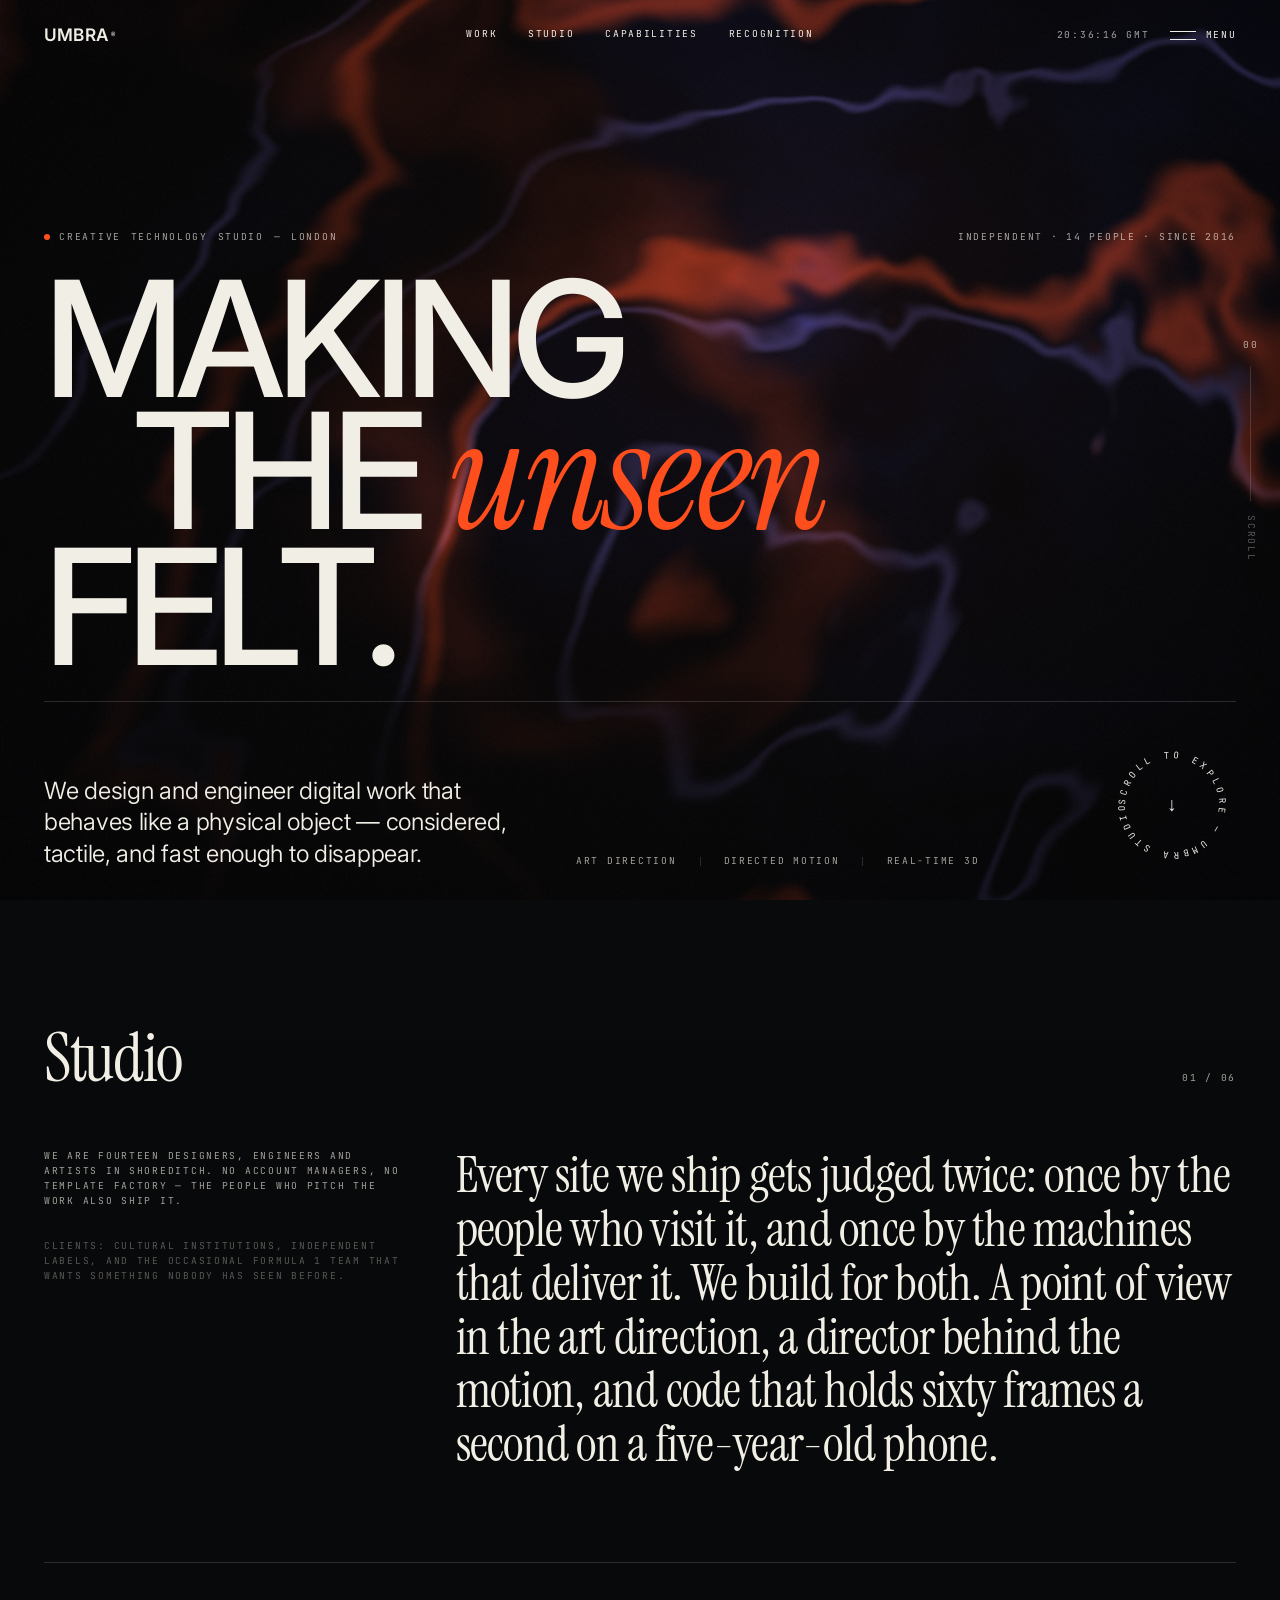
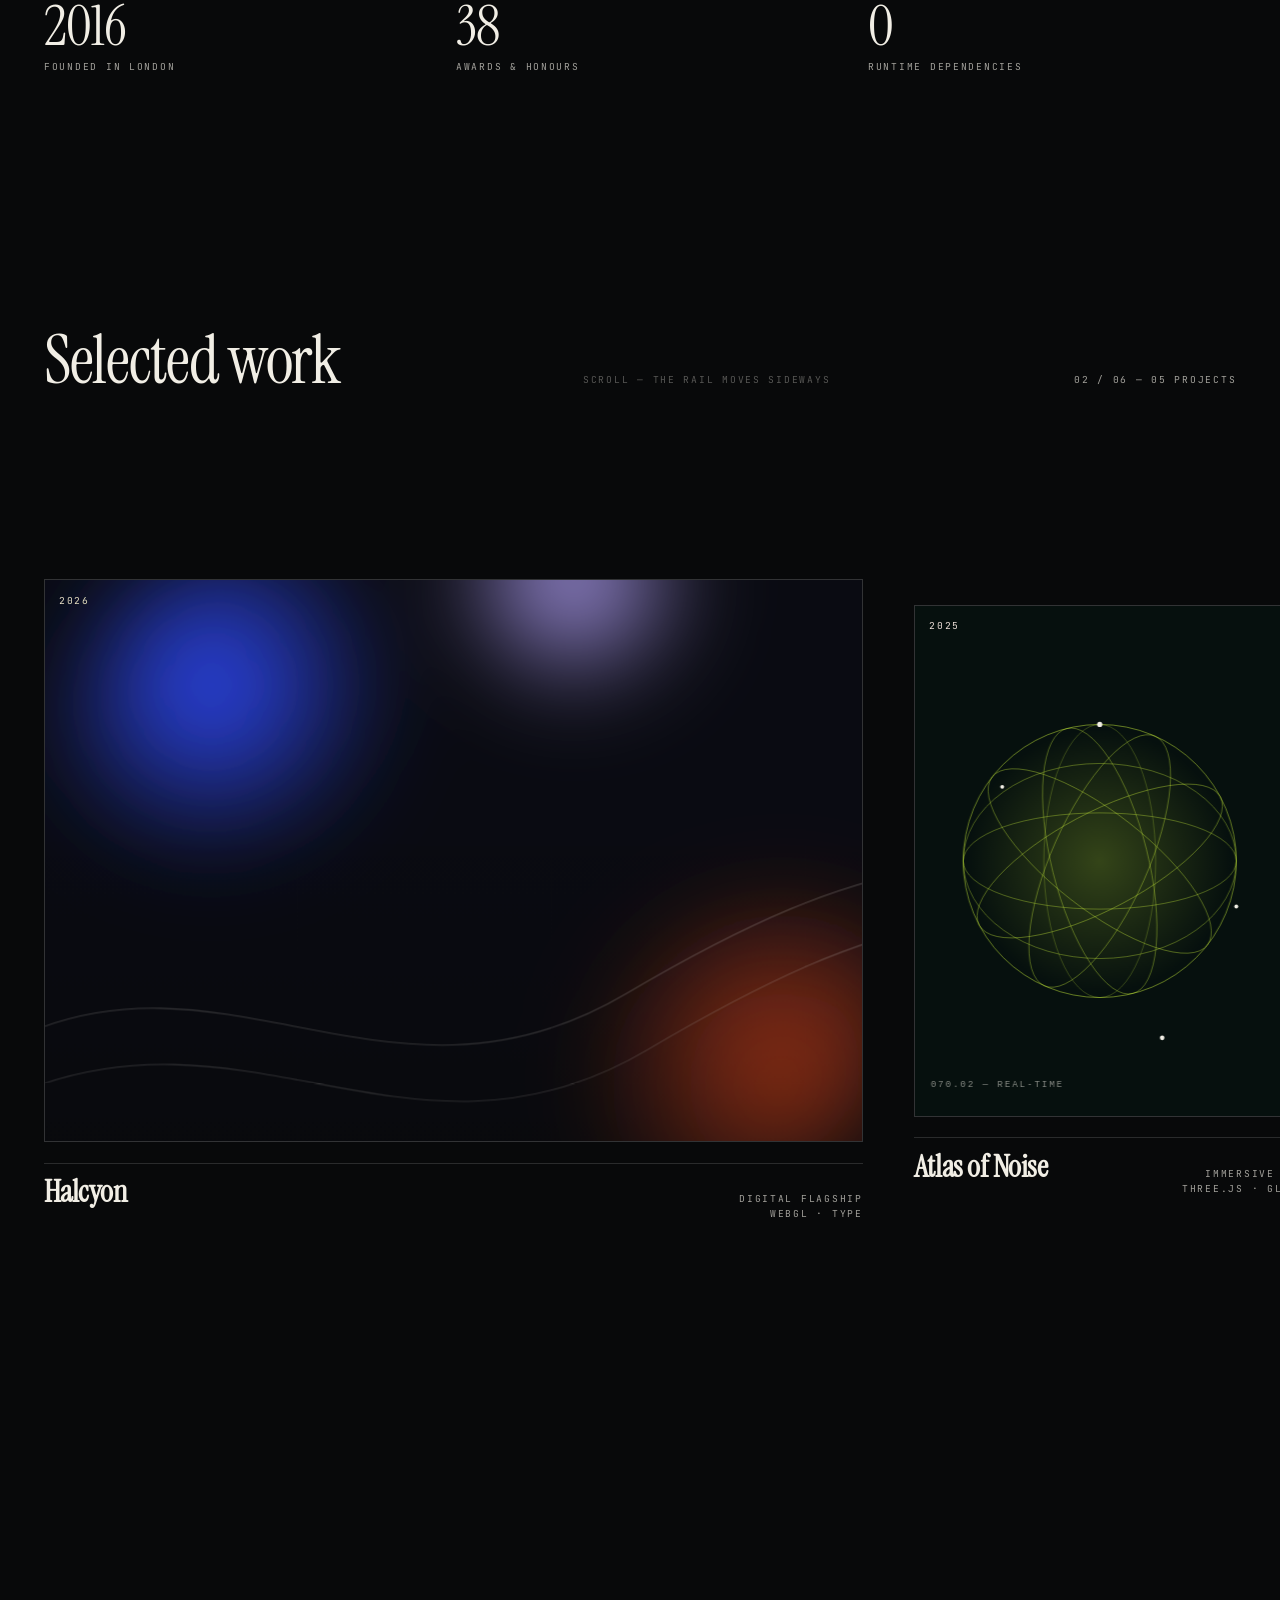
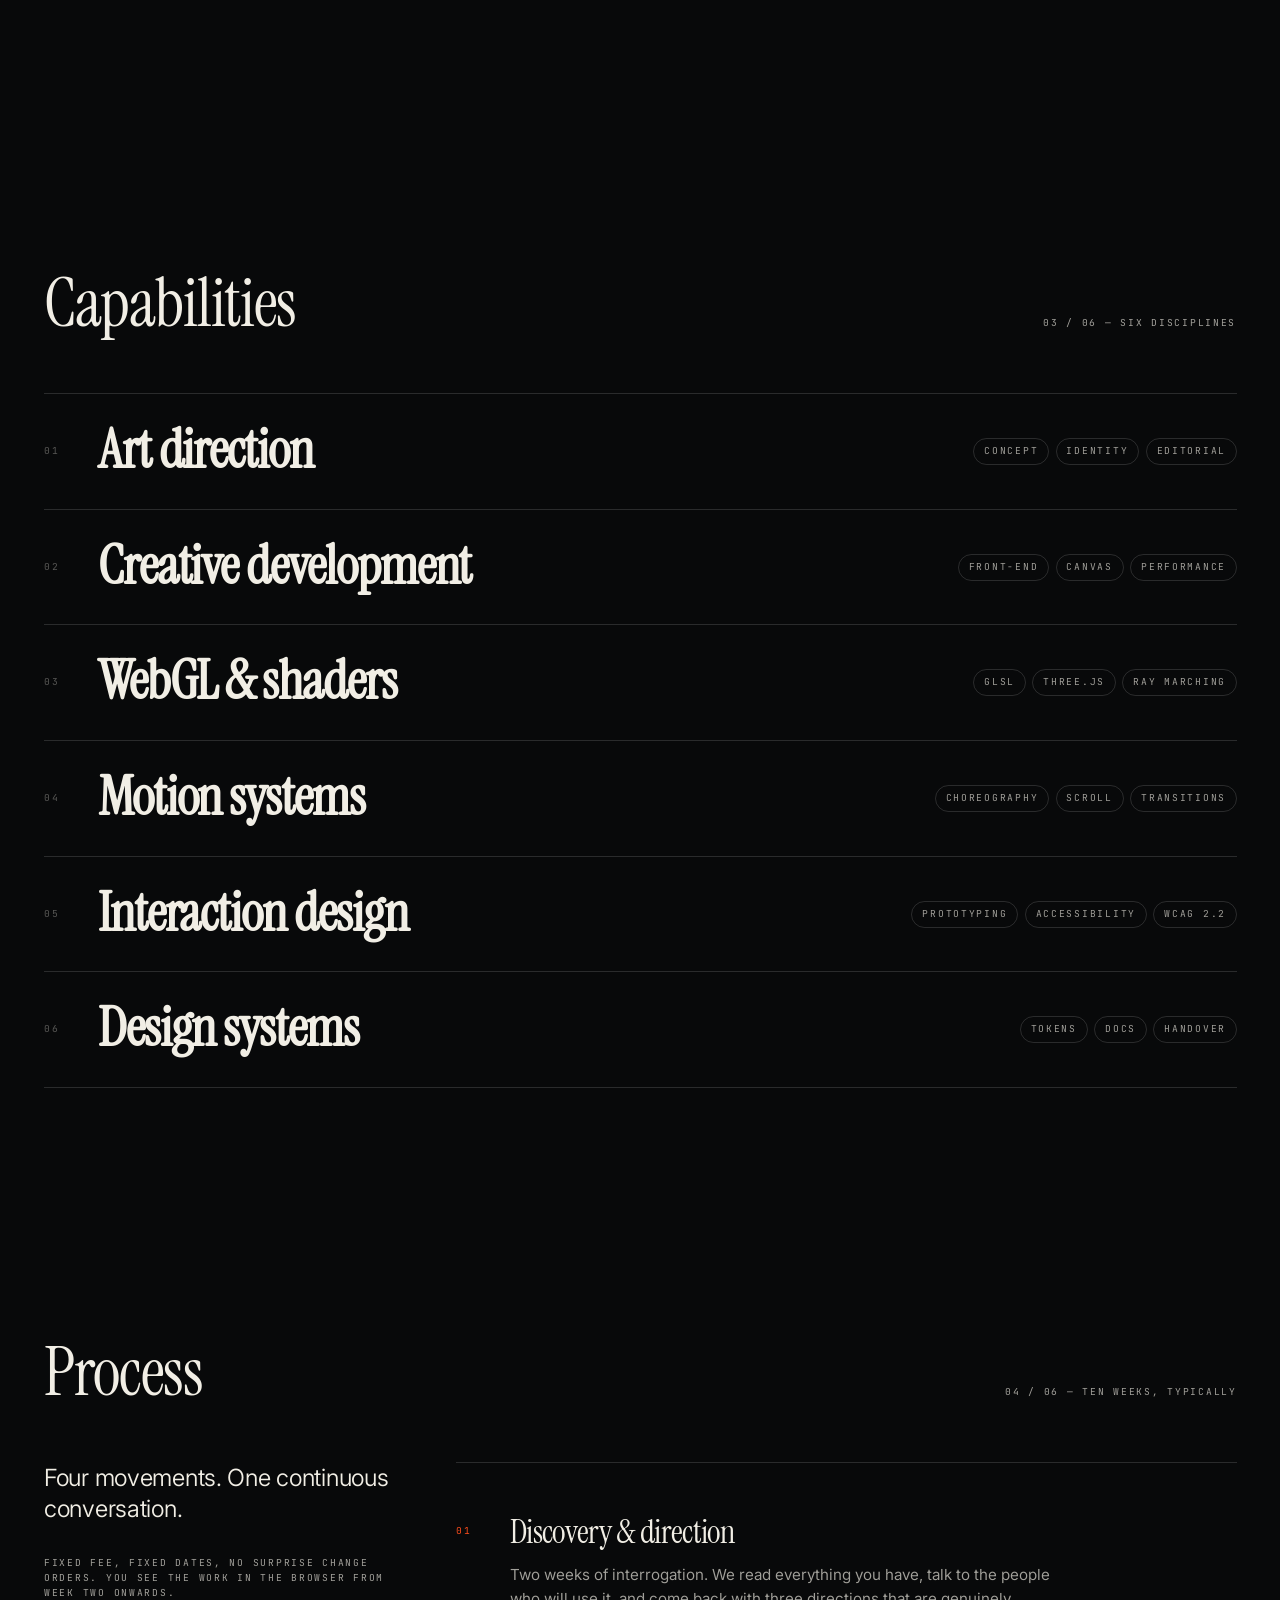
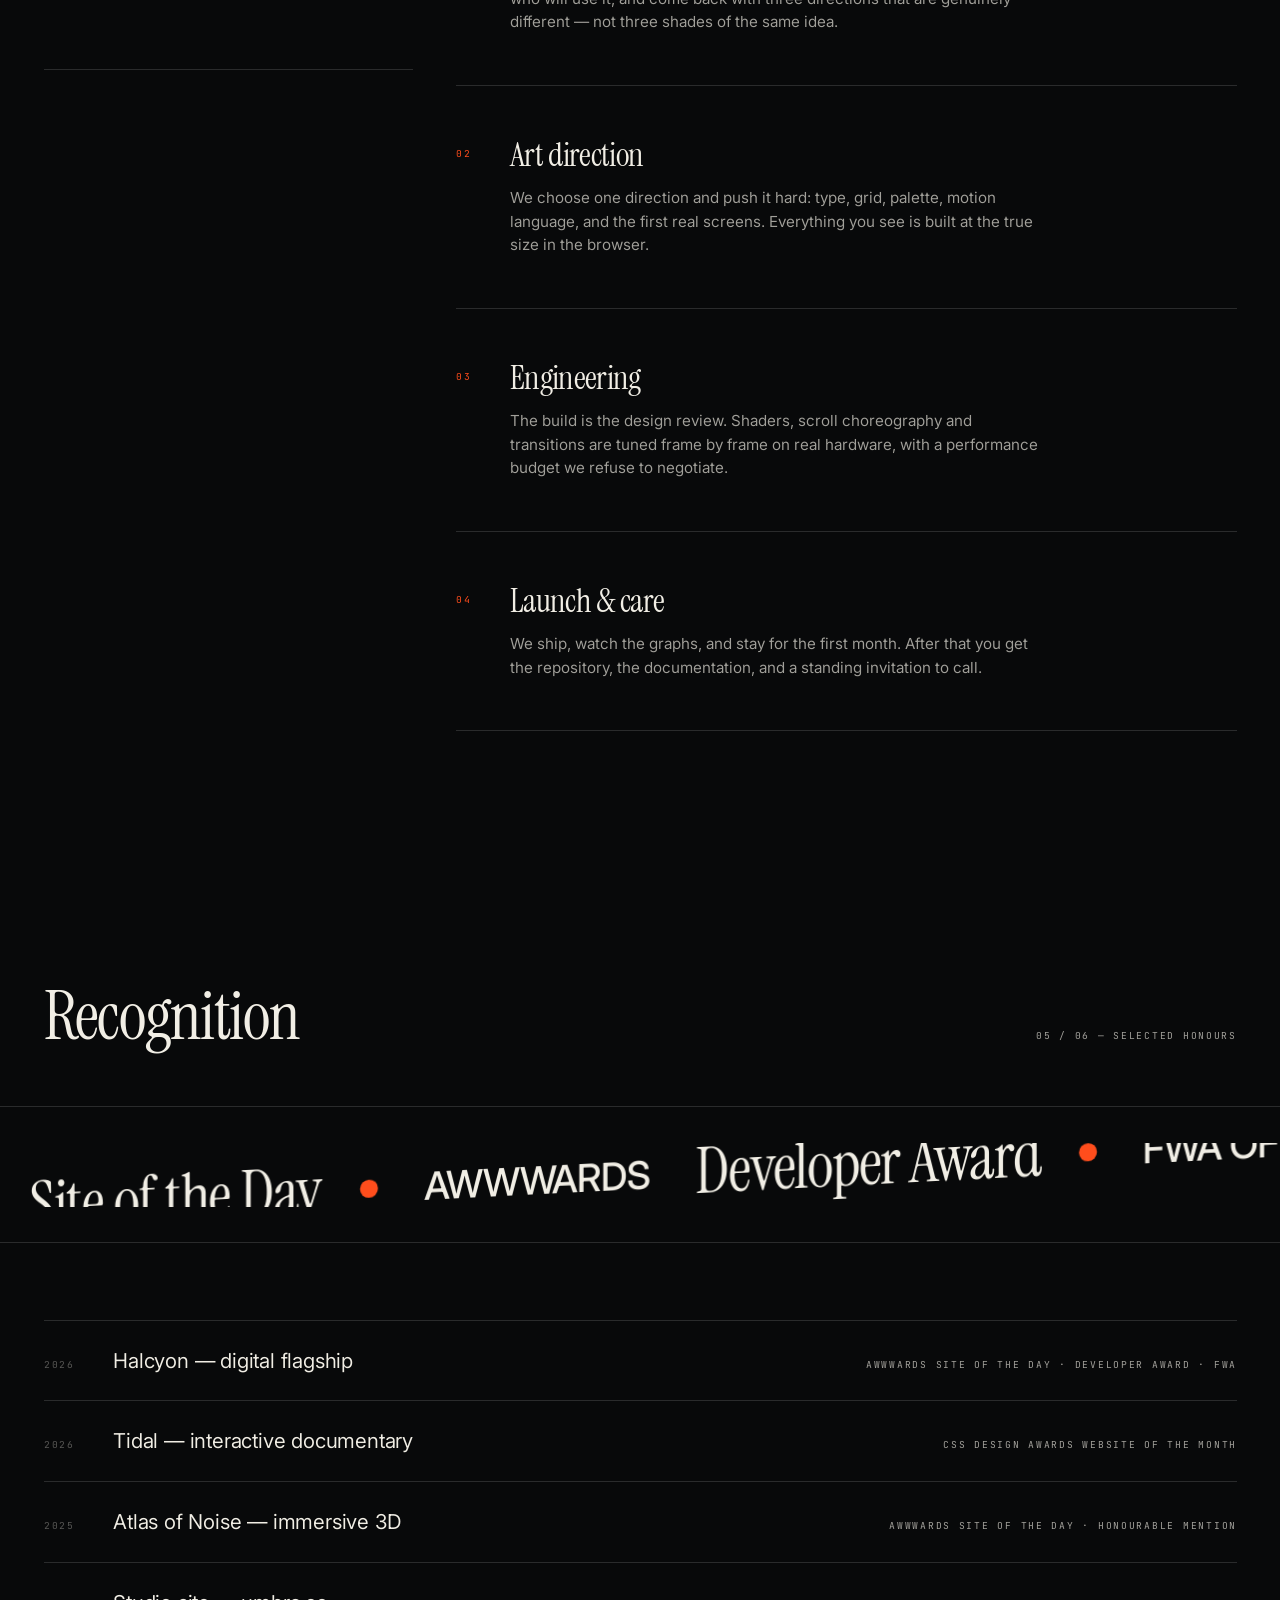
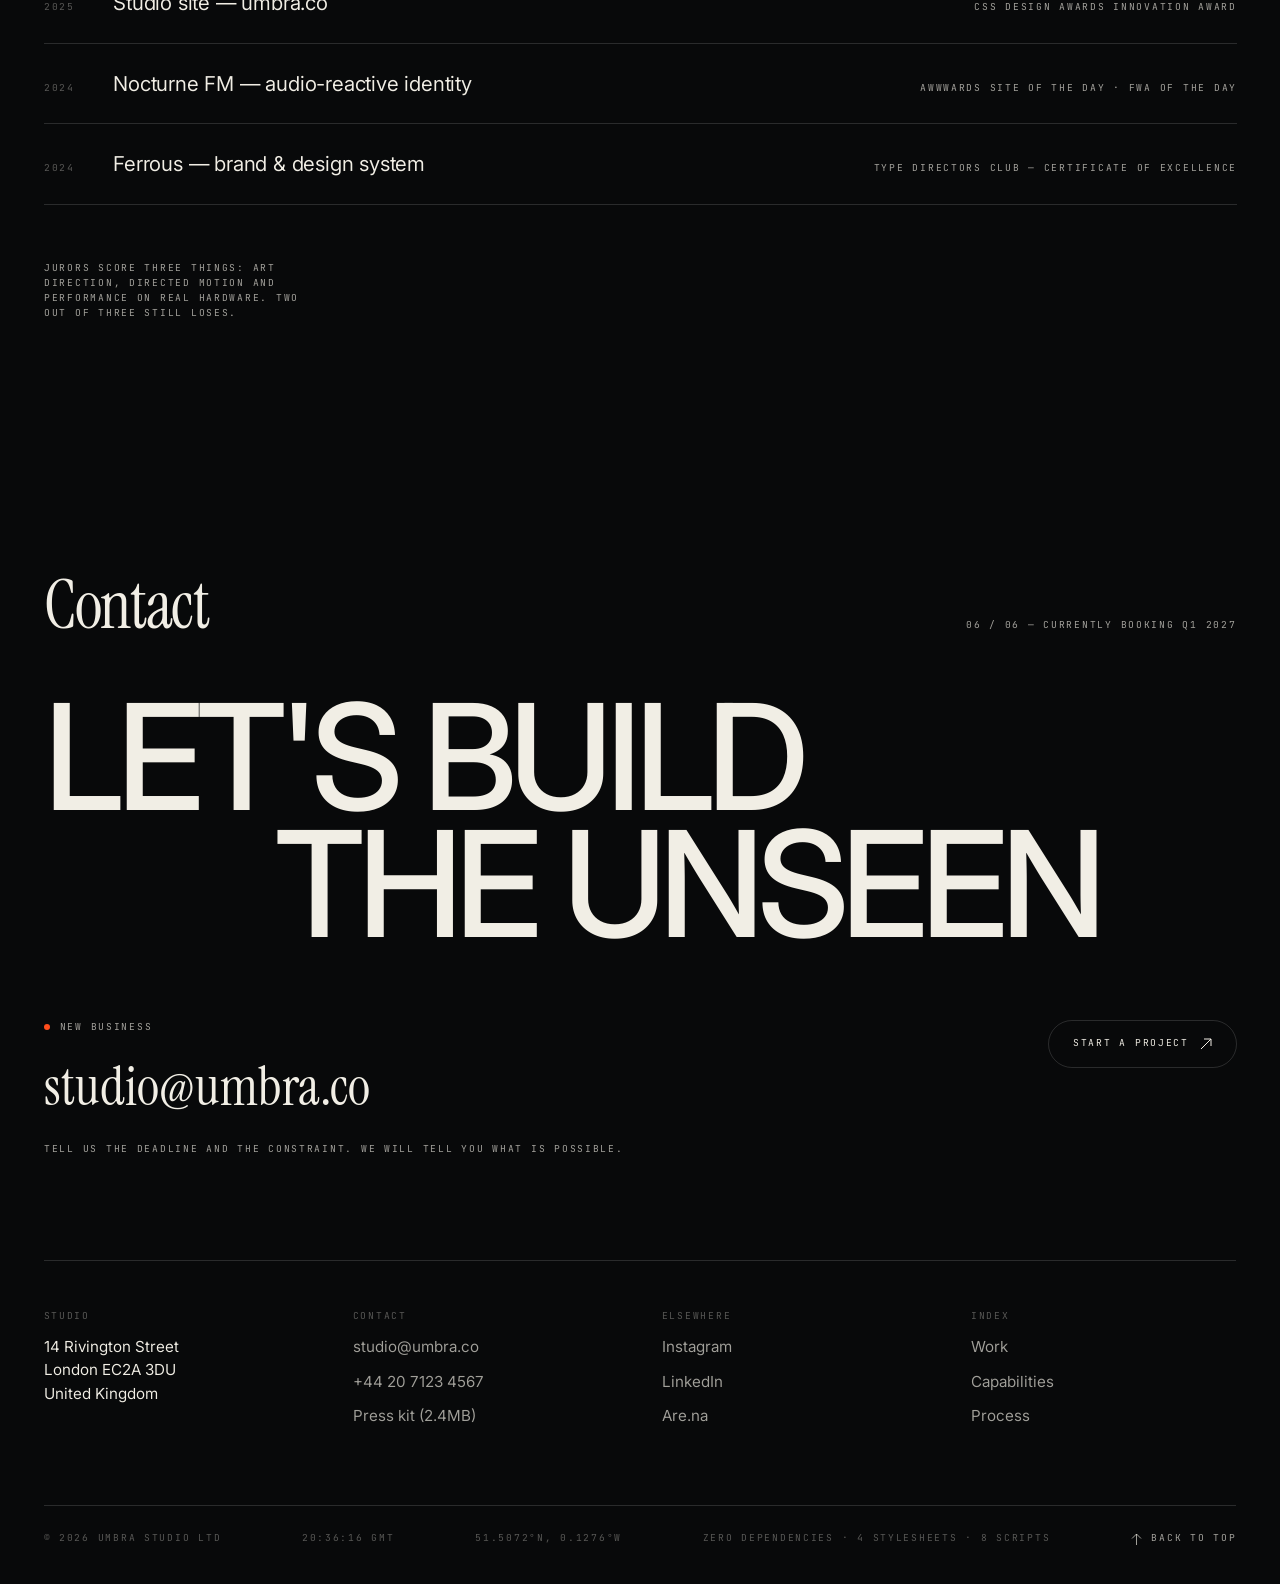
<file: index.html>
<!DOCTYPE html>
<html lang="en">
<head>
<meta charset="utf-8">
<meta name="viewport" content="width=device-width, initial-scale=1">
<title>UMBRA® — Studio for digital craft</title>
<meta name="description" content="UMBRA is a creative technology studio in London. We design and engineer digital work with a point of view: art direction, directed motion and code that holds 60fps on a mid-range phone.">
<meta name="theme-color" content="#08090a">
<meta name="color-scheme" content="dark light">
<link rel="icon" href="data:image/svg+xml,%3Csvg xmlns='http://www.w3.org/2000/svg' viewBox='0 0 32 32'%3E%3Crect width='32' height='32' fill='%2308090a'/%3E%3Ctext x='16' y='23' text-anchor='middle' font-family='Georgia,serif' font-size='20' fill='%23f1eee5'%3EU%3C/text%3E%3C/svg%3E">

<link rel="preconnect" href="https://fonts.googleapis.com">
<link rel="preconnect" href="https://fonts.gstatic.com" crossorigin>
<link rel="stylesheet" href="https://fonts.googleapis.com/css2?family=Instrument+Serif:ital@0;1&family=Inter:wght@300..700&family=JetBrains+Mono:wght@400;500&display=swap">

<link rel="stylesheet" href="css/tokens.css">
<link rel="stylesheet" href="css/components.css">
<link rel="stylesheet" href="css/sections.css">
<link rel="stylesheet" href="css/motion.css">

<!-- Set the JS flag before first paint so hidden reveal states never flash. -->
<script>document.documentElement.classList.add('js');</script>
</head>

<body>

<a class="skip-link" href="#manifesto">Skip to content</a>

<!-- =====================================================================
     PRELOADER
     ===================================================================== -->
<div class="preloader" data-preloader role="status" aria-live="polite" aria-label="Loading">
  <div class="preloader__top">
    <span class="mono">UMBRA® — Studio for digital craft</span>
    <span class="mono">London, UK — 51.5072°N</span>
  </div>

  <div class="preloader__body">
    <span class="mono" data-preloader-status>Compiling shaders</span>
    <span class="preloader__count" data-preloader-count>000</span>
    <span class="preloader__bar"><i data-preloader-bar></i></span>
  </div>

  <div class="preloader__foot">
    <span class="mono">Zero dependencies</span>
    <span class="mono">Est. 2016</span>
  </div>
</div>

<!-- =====================================================================
     CHROME
     ===================================================================== -->
<div class="grain" aria-hidden="true"></div>

<div class="cursor" data-cursor aria-hidden="true">
  <span class="cursor__dot" data-cursor-dot><em class="cursor__label" data-cursor-label></em></span>
</div>

<div class="progress" aria-hidden="true">
  <span class="mono progress__num" data-progress-num>00</span>
  <span class="progress__line"><i data-progress-line></i></span>
  <span class="mono progress__label">Scroll</span>
</div>

<aside class="rail" aria-hidden="true">
  <span class="mono rail__value" data-rail-value>01 — Hero</span>
</aside>

<header class="header" data-header>
  <a class="header__logo" href="#hero" aria-label="UMBRA, back to top">
    Umbra<sup>®</sup>
  </a>

  <nav class="header__nav mono" aria-label="Primary">
    <a href="#work"><span class="link-swap"><span class="link-swap__inner">Work</span></span></a>
    <a href="#manifesto"><span class="link-swap"><span class="link-swap__inner">Studio</span></span></a>
    <a href="#capabilities"><span class="link-swap"><span class="link-swap__inner">Capabilities</span></span></a>
    <a href="#recognition"><span class="link-swap"><span class="link-swap__inner">Recognition</span></span></a>
  </nav>

  <div class="header__meta">
    <span class="mono header__clock" data-clock>--:--:--</span>
    <button class="menu-btn mono" type="button" data-menu-btn aria-expanded="false" aria-controls="menu">
      <span class="menu-btn__bars" aria-hidden="true"><i></i><i></i></span>
      <span data-menu-btn-label>Menu</span>
    </button>
  </div>
</header>

<!-- Overlay navigation -->
<div class="menu" id="menu" data-menu role="dialog" aria-modal="true" aria-label="Site navigation">
  <nav class="menu__list" aria-label="Overlay">
    <a class="menu__link" href="#work"><span>01</span> Work</a>
    <a class="menu__link" href="#manifesto"><span>02</span> Studio</a>
    <a class="menu__link" href="#capabilities"><span>03</span> Capabilities</a>
    <a class="menu__link" href="#process"><span>04</span> Process</a>
    <a class="menu__link" href="#contact"><span>05</span> Contact</a>
  </nav>

  <div class="menu__foot">
    <div class="mono">
      <p>New business</p>
      <p><a class="signal" href="mailto:studio@umbra.co">studio@umbra.co</a></p>
    </div>
    <div class="mono">
      <p>Studio</p>
      <p>14 Rivington Street, London EC2A</p>
    </div>
    <div class="mono">
      <p>Elsewhere</p>
      <p><a href="#contact">Instagram</a> · <a href="#contact">LinkedIn</a> · <a href="#contact">Are.na</a></p>
    </div>
  </div>
</div>

<main id="top">

  <!-- ===================================================================
       01 — HERO
       =================================================================== -->
  <section class="hero" id="hero" data-theme="dark" data-rail="01 — Hero" aria-labelledby="hero-title">
    <canvas class="hero__canvas" data-hero-canvas aria-hidden="true"></canvas>

    <div class="hero__shell">

      <div class="hero__top">
        <p class="eyebrow mono" data-split="chars">Creative technology studio — London</p>
        <p class="mono soft" data-reveal style="--d:120ms">Independent · 14 people · Since 2016</p>
      </div>

      <h1 class="hero__title" id="hero-title">
        <span class="hero__line mask-line" data-hero-line><span>Making</span></span>
        <span class="hero__line hero__line--indent mask-line" data-hero-line><span>the <em class="hero__accent">unseen</em></span></span>
        <span class="hero__line mask-line" data-hero-line><span>Felt.</span></span>
      </h1>

      <div class="hero__foot">
        <p class="lead measure" data-reveal style="--d:180ms">
          We design and engineer digital work that behaves like a physical object —
          considered, tactile, and fast enough to disappear.
        </p>

        <div class="meta-row mono hero__meta" data-reveal style="--d:260ms">
          <span>Art direction</span>
          <span>Directed motion</span>
          <span>Real-time 3D</span>
        </div>

        <div class="badge" data-reveal style="--d:320ms">
          <svg class="badge__ring" viewBox="0 0 120 120" aria-hidden="true">
            <defs>
              <path id="badge-path" d="M60,60 m-44,0 a44,44 0 1,1 88,0 a44,44 0 1,1 -88,0"></path>
            </defs>
            <text><textPath href="#badge-path" startOffset="0">Scroll to explore — Umbra Studio — </textPath></text>
          </svg>
          <span class="badge__core" aria-hidden="true">↓</span>
        </div>
      </div>
    </div>
  </section>

  <!-- ===================================================================
       02 — MANIFESTO
       =================================================================== -->
  <section class="section manifesto" id="manifesto" data-theme="light" data-rail="02 — Studio" aria-labelledby="manifesto-title">
    <div class="shell">
      <div class="section-head">
        <h2 class="h2" id="manifesto-title" data-reveal>Studio</h2>
        <p class="mono soft" data-reveal style="--d:80ms">01 / 06</p>
      </div>

      <div class="grid-12" style="row-gap: var(--stack)">
        <div class="manifesto__aside">
          <p class="mono soft" data-reveal>
            We are fourteen designers, engineers and artists in Shoreditch. No account
            managers, no template factory — the people who pitch the work also ship it.
          </p>
          <p class="mono faint" data-reveal style="--d:100ms">
            Clients: cultural institutions, independent labels, and the occasional
            Formula 1 team that wants something nobody has seen before.
          </p>
        </div>

        <p class="manifesto__lead split-words" data-split="words" data-reveal>
          Every site we ship gets judged twice: once by the people who visit it, and
          once by the machines that deliver it. We build for both. A point of view in
          the art direction, a director behind the motion, and code that holds sixty
          frames a second on a five-year-old phone.
        </p>
      </div>

      <ul class="manifesto__facts">
        <li class="fact" data-reveal>
          <span class="fact__num">2016</span>
          <span class="mono soft">Founded in London</span>
        </li>
        <li class="fact" data-reveal style="--d:80ms">
          <span class="fact__num">38</span>
          <span class="mono soft">Awards &amp; honours</span>
        </li>
        <li class="fact" data-reveal style="--d:160ms">
          <span class="fact__num">0</span>
          <span class="mono soft">Runtime dependencies</span>
        </li>
      </ul>
    </div>
  </section>

  <!-- ===================================================================
       03 — WORK (pinned horizontal gallery)
       =================================================================== -->
  <section class="section work" id="work" data-theme="dark" data-rail="03 — Selected work" aria-labelledby="work-title">
    <div class="shell">
      <div class="section-head">
        <h2 class="h2" id="work-title" data-reveal>Selected work</h2>
        <p class="mono work__hint" data-reveal style="--d:60ms">Scroll — the rail moves sideways</p>
        <p class="mono soft" data-reveal style="--d:80ms">02 / 06 — 05 projects</p>
      </div>
    </div>

    <div class="work__viewport" data-hscroll>
      <div class="work__track" data-hscroll-track>

        <!-- 1 -->
        <article class="project project--wide" data-cursor-target="view" data-cursor-label="View">
          <div class="project__media" data-clip>
            <span class="mono project__year">2026</span>
            <svg class="project__art" viewBox="0 0 800 600" preserveAspectRatio="xMidYMid slice" role="img" aria-label="Halcyon: layered blurred colour fields on black, cut by two pale contour lines.">
              <defs>
                <radialGradient id="art1-a" cx="32%" cy="34%" r="62%">
                  <stop offset="0%" stop-color="#2f4bff"></stop>
                  <stop offset="62%" stop-color="#2f4bff" stop-opacity="0"></stop>
                </radialGradient>
                <radialGradient id="art1-b" cx="74%" cy="70%" r="58%">
                  <stop offset="0%" stop-color="#ff4d1c"></stop>
                  <stop offset="66%" stop-color="#ff4d1c" stop-opacity="0"></stop>
                </radialGradient>
                <radialGradient id="art1-c" cx="58%" cy="20%" r="46%">
                  <stop offset="0%" stop-color="#b8a6ff"></stop>
                  <stop offset="72%" stop-color="#b8a6ff" stop-opacity="0"></stop>
                </radialGradient>
                <filter id="art1-blur" x="-25%" y="-25%" width="150%" height="150%">
                  <feGaussianBlur stdDeviation="42"></feGaussianBlur>
                </filter>
                <linearGradient id="art1-shade" x1="0" y1="0" x2="0" y2="1">
                  <stop offset="45%" stop-color="#08090a" stop-opacity="0"></stop>
                  <stop offset="100%" stop-color="#08090a" stop-opacity="0.6"></stop>
                </linearGradient>
              </defs>
              <rect width="800" height="600" fill="#0a0b12"></rect>
              <g filter="url(#art1-blur)">
                <circle cx="245" cy="205" r="230" fill="url(#art1-a)"></circle>
                <circle cx="590" cy="415" r="250" fill="url(#art1-b)"></circle>
                <circle cx="480" cy="140" r="190" fill="url(#art1-c)"></circle>
              </g>
              <g fill="none" stroke="#f1eee5" stroke-opacity="0.28" stroke-width="1">
                <path d="M-20 468C180 378 340 558 560 428S820 328 840 298"></path>
                <path d="M-20 522C200 432 360 612 580 482S830 382 850 352"></path>
              </g>
              <rect width="800" height="600" fill="url(#art1-shade)"></rect>
            </svg>
          </div>
          <div class="project__meta">
            <h3 class="project__title">Halcyon</h3>
            <p class="mono project__discipline">Digital flagship<br>WebGL · Type</p>
          </div>
        </article>

        <!-- 2 -->
        <article class="project project--tall" data-cursor-target="view" data-cursor-label="View">
          <div class="project__media" data-clip>
            <span class="mono project__year">2025</span>
            <svg class="project__art" viewBox="0 0 600 800" preserveAspectRatio="xMidYMid slice" role="img" aria-label="Atlas of Noise: a wireframe sphere of lime latitude rings plotted on near-black.">
              <defs>
                <radialGradient id="art2-glow" cx="50%" cy="50%" r="50%">
                  <stop offset="0%" stop-color="#d8ff3e" stop-opacity="0.22"></stop>
                  <stop offset="70%" stop-color="#d8ff3e" stop-opacity="0"></stop>
                </radialGradient>
              </defs>
              <rect width="600" height="800" fill="#06100e"></rect>
              <circle cx="300" cy="400" r="290" fill="url(#art2-glow)"></circle>
              <g transform="translate(300 400)" fill="none" stroke="#d8ff3e" stroke-opacity="0.5">
                <circle r="210" stroke-opacity="0.7"></circle>
                <ellipse rx="210" ry="74"></ellipse>
                <ellipse rx="210" ry="150"></ellipse>
                <ellipse rx="210" ry="74" transform="rotate(38)"></ellipse>
                <ellipse rx="210" ry="74" transform="rotate(76)"></ellipse>
                <ellipse rx="210" ry="74" transform="rotate(114)"></ellipse>
                <ellipse rx="210" ry="74" transform="rotate(152)"></ellipse>
                <ellipse rx="86" ry="210" stroke-opacity="0.35"></ellipse>
              </g>
              <g fill="#f1eee5">
                <circle cx="300" cy="190" r="4"></circle>
                <circle cx="510" cy="470" r="3"></circle>
                <circle cx="150" cy="286" r="3"></circle>
                <circle cx="396" cy="672" r="3.5"></circle>
              </g>
              <text x="40" y="748" fill="#f1eee5" fill-opacity="0.55" font-family="ui-monospace, monospace" font-size="14" letter-spacing="3">070.02 — REAL-TIME</text>
            </svg>
          </div>
          <div class="project__meta">
            <h3 class="project__title">Atlas of Noise</h3>
            <p class="mono project__discipline">Immersive 3D<br>Three.js · GLSL</p>
          </div>
        </article>

        <!-- 3 -->
        <article class="project" data-cursor-target="view" data-cursor-label="View">
          <div class="project__media" data-clip>
            <span class="mono project__year">2025</span>
            <svg class="project__art" viewBox="0 0 800 600" preserveAspectRatio="xMidYMid slice" role="img" aria-label="Ferrous: a serif A and a grotesque a set enormous against a measured baseline grid.">
              <rect width="800" height="600" fill="#0d0d0f"></rect>
              <g stroke="#f1eee5" stroke-opacity="0.1">
                <path d="M100 0V600M200 0V600M300 0V600M400 0V600M500 0V600M600 0V600M700 0V600"></path>
              </g>
              <text x="52" y="452" font-family="Instrument Serif, Georgia, serif" font-size="400" fill="#f1eee5">A</text>
              <text x="320" y="452" font-family="Inter, Helvetica, sans-serif" font-size="400" font-weight="600" fill="#ff4d1c">a</text>
              <path d="M52 490H748" stroke="#ff4d1c" stroke-width="1"></path>
              <text x="52" y="534" fill="#f1eee5" fill-opacity="0.5" font-family="ui-monospace, monospace" font-size="15" letter-spacing="4">FERROUS — DIDONE / GROTESK</text>
            </svg>
          </div>
          <div class="project__meta">
            <h3 class="project__title">Ferrous</h3>
            <p class="mono project__discipline">Brand system<br>Type · Motion</p>
          </div>
        </article>

        <!-- 4 -->
        <article class="project project--wide" data-cursor-target="view" data-cursor-label="View">
          <div class="project__media" data-clip>
            <span class="mono project__year">2026</span>
            <svg class="project__art" viewBox="0 0 800 600" preserveAspectRatio="xMidYMid slice" role="img" aria-label="Tidal: a halftone of blue dots masked into cresting wave bands.">
              <defs>
                <pattern id="art4-dots" width="17" height="17" patternUnits="userSpaceOnUse">
                  <circle cx="8.5" cy="8.5" r="3.4" fill="#2f4bff"></circle>
                </pattern>
                <pattern id="art4-dots2" width="17" height="17" patternUnits="userSpaceOnUse">
                  <circle cx="8.5" cy="8.5" r="2.4" fill="#b8a6ff"></circle>
                </pattern>
                <mask id="art4-mask">
                  <rect width="800" height="600" fill="#000"></rect>
                  <g fill="#fff">
                    <path d="M-40 300C160 180 300 420 520 300S820 180 880 240v90C700 400 520 200 300 340S80 420-40 380z"></path>
                    <path d="M-40 430C180 320 320 560 540 430S840 320 880 380v70C680 540 520 340 300 470S60 560-40 510z" opacity="0.75"></path>
                  </g>
                </mask>
              </defs>
              <rect width="800" height="600" fill="#05070d"></rect>
              <g mask="url(#art4-mask)">
                <rect width="800" height="600" fill="url(#art4-dots)"></rect>
                <rect width="800" height="600" fill="url(#art4-dots2)" opacity="0.55"></rect>
              </g>
              <text x="40" y="560" fill="#f1eee5" fill-opacity="0.5" font-family="ui-monospace, monospace" font-size="14" letter-spacing="3">CHAPTER 04 — TIDE TABLES</text>
            </svg>
          </div>
          <div class="project__meta">
            <h3 class="project__title">Tidal</h3>
            <p class="mono project__discipline">Interactive documentary<br>Scroll · Canvas</p>
          </div>
        </article>

        <!-- 5 -->
        <article class="project project--tall" data-cursor-target="view" data-cursor-label="View">
          <div class="project__media" data-clip>
            <span class="mono project__year">2024</span>
            <svg class="project__art" viewBox="0 0 600 800" preserveAspectRatio="xMidYMid slice" role="img" aria-label="Nocturne FM: two overlapping sets of thin concentric rings producing a moiré interference.">
              <rect width="600" height="800" fill="#0b0a0d"></rect>
              <g transform="translate(230 340)" fill="none" stroke="#ff4d1c" stroke-width="1">
                <circle r="30" stroke-opacity="0.85"></circle>
                <circle r="58" stroke-opacity="0.8"></circle>
                <circle r="86" stroke-opacity="0.75"></circle>
                <circle r="114" stroke-opacity="0.7"></circle>
                <circle r="142" stroke-opacity="0.62"></circle>
                <circle r="170" stroke-opacity="0.54"></circle>
                <circle r="198" stroke-opacity="0.46"></circle>
                <circle r="226" stroke-opacity="0.38"></circle>
                <circle r="254" stroke-opacity="0.3"></circle>
                <circle r="282" stroke-opacity="0.22"></circle>
              </g>
              <g transform="translate(420 470)" fill="none" stroke="#d8ff3e" stroke-width="1">
                <circle r="26" stroke-opacity="0.7"></circle>
                <circle r="52" stroke-opacity="0.66"></circle>
                <circle r="78" stroke-opacity="0.6"></circle>
                <circle r="104" stroke-opacity="0.54"></circle>
                <circle r="130" stroke-opacity="0.46"></circle>
                <circle r="156" stroke-opacity="0.4"></circle>
                <circle r="182" stroke-opacity="0.32"></circle>
                <circle r="208" stroke-opacity="0.24"></circle>
              </g>
              <g stroke="#f1eee5" stroke-opacity="0.35">
                <path d="M0 96h600M0 400h600M0 704h600"></path>
              </g>
              <text x="36" y="756" fill="#f1eee5" fill-opacity="0.5" font-family="ui-monospace, monospace" font-size="14" letter-spacing="3">88.7 FM — LIVE</text>
            </svg>
          </div>
          <div class="project__meta">
            <h3 class="project__title">Nocturne FM</h3>
            <p class="mono project__discipline">Audio-reactive identity<br>Web Audio · SVG</p>
          </div>
        </article>

      </div>
    </div>
  </section>

  <!-- ===================================================================
       04 — CAPABILITIES
       =================================================================== -->
  <section class="section capabilities" id="capabilities" data-theme="light" data-rail="04 — Capabilities" aria-labelledby="capabilities-title">
    <div class="shell">
      <div class="section-head">
        <h2 class="h2" id="capabilities-title" data-reveal>Capabilities</h2>
        <p class="mono soft" data-reveal style="--d:80ms">03 / 06 — Six disciplines</p>
      </div>

      <div class="caps" data-caps>
        <div class="cap__preview" data-caps-preview aria-hidden="true"><span data-caps-preview-label>Art direction</span></div>

        <div class="cap" data-reveal data-peek="#2f4bff" data-peek-label="Art direction">
          <div class="cap__row">
            <span class="mono cap__num">01</span>
            <h3 class="cap__title">Art direction</h3>
            <div class="cap__tags"><span class="tag">Concept</span><span class="tag">Identity</span><span class="tag">Editorial</span></div>
          </div>
          <div class="cap__detail"><div><p>One idea, carried all the way through. We decide what the work is about before deciding how it moves — grids, type scales, palette and the moments where the grid is allowed to break.</p></div></div>
        </div>

        <div class="cap" data-reveal style="--d:60ms" data-peek="#ff4d1c" data-peek-label="Creative dev">
          <div class="cap__row">
            <span class="mono cap__num">02</span>
            <h3 class="cap__title">Creative development</h3>
            <div class="cap__tags"><span class="tag">Front-end</span><span class="tag">Canvas</span><span class="tag">Performance</span></div>
          </div>
          <div class="cap__detail"><div><p>Hand-written front-end that survives contact with real devices. No framework tax where it is not earned, no 4MB bundle for a landing page. This site is the demo: zero runtime dependencies.</p></div></div>
        </div>

        <div class="cap" data-reveal style="--d:120ms" data-peek="#b8a6ff" data-peek-label="WebGL">
          <div class="cap__row">
            <span class="mono cap__num">03</span>
            <h3 class="cap__title">WebGL &amp; shaders</h3>
            <div class="cap__tags"><span class="tag">GLSL</span><span class="tag">Three.js</span><span class="tag">Ray marching</span></div>
          </div>
          <div class="cap__detail"><div><p>Real-time graphics written to run everywhere, including mid-range Android. Complexity is budgeted per frame: we would rather ship one perfect effect at 60fps than five at nineteen.</p></div></div>
        </div>

        <div class="cap" data-reveal style="--d:180ms" data-peek="#d8ff3e" data-peek-label="Motion">
          <div class="cap__row">
            <span class="mono cap__num">04</span>
            <h3 class="cap__title">Motion systems</h3>
            <div class="cap__tags"><span class="tag">Choreography</span><span class="tag">Scroll</span><span class="tag">Transitions</span></div>
          </div>
          <div class="cap__detail"><div><p>Motion with a director, not a library. Every transition answers a question — where did I come from, where am I going, what changed — and there is always a reduced-motion path through it.</p></div></div>
        </div>

        <div class="cap" data-reveal style="--d:240ms" data-peek="#2f4bff" data-peek-label="Interaction">
          <div class="cap__row">
            <span class="mono cap__num">05</span>
            <h3 class="cap__title">Interaction design</h3>
            <div class="cap__tags"><span class="tag">Prototyping</span><span class="tag">Accessibility</span><span class="tag">WCAG 2.2</span></div>
          </div>
          <div class="cap__detail"><div><p>Interfaces prototyped in the browser, not in a deck. Keyboard paths, focus order and screen-reader labels are part of the design review, not a cleanup ticket.</p></div></div>
        </div>

        <div class="cap" data-reveal style="--d:300ms" data-peek="#ff4d1c" data-peek-label="Systems">
          <div class="cap__row">
            <span class="mono cap__num">06</span>
            <h3 class="cap__title">Design systems</h3>
            <div class="cap__tags"><span class="tag">Tokens</span><span class="tag">Docs</span><span class="tag">Handover</span></div>
          </div>
          <div class="cap__detail"><div><p>Tokens, components and documentation your team can actually extend after we leave. The handover is a working repository, not a zip of screenshots.</p></div></div>
        </div>
      </div>
    </div>
  </section>

  <!-- ===================================================================
       05 — PROCESS
       =================================================================== -->
  <section class="section process" id="process" data-theme="dark" data-rail="05 — Process" aria-labelledby="process-title">
    <div class="shell">
      <div class="section-head">
        <h2 class="h2" id="process-title" data-reveal>Process</h2>
        <p class="mono soft" data-reveal style="--d:80ms">04 / 06 — Ten weeks, typically</p>
      </div>

      <div class="grid-12 process__grid">
        <div class="process__aside">
          <p class="lead measure-tight" data-reveal>Four movements. One continuous conversation.</p>
          <p class="mono soft" data-reveal style="--d:100ms">
            Fixed fee, fixed dates, no surprise change orders. You see the work in the
            browser from week two onwards.
          </p>
          <div class="process__meter" data-reveal style="--d:160ms"><i data-process-meter></i></div>
        </div>

        <div class="process__steps">
          <article class="step" data-reveal>
            <span class="step__num">01</span>
            <div class="step__body">
              <h3 class="h3">Discovery &amp; direction</h3>
              <p>Two weeks of interrogation. We read everything you have, talk to the people who will use it, and come back with three directions that are genuinely different — not three shades of the same idea.</p>
            </div>
          </article>

          <article class="step" data-reveal>
            <span class="step__num">02</span>
            <div class="step__body">
              <h3 class="h3">Art direction</h3>
              <p>We choose one direction and push it hard: type, grid, palette, motion language, and the first real screens. Everything you see is built at the true size in the browser.</p>
            </div>
          </article>

          <article class="step" data-reveal>
            <span class="step__num">03</span>
            <div class="step__body">
              <h3 class="h3">Engineering</h3>
              <p>The build is the design review. Shaders, scroll choreography and transitions are tuned frame by frame on real hardware, with a performance budget we refuse to negotiate.</p>
            </div>
          </article>

          <article class="step" data-reveal>
            <span class="step__num">04</span>
            <div class="step__body">
              <h3 class="h3">Launch &amp; care</h3>
              <p>We ship, watch the graphs, and stay for the first month. After that you get the repository, the documentation, and a standing invitation to call.</p>
            </div>
          </article>
        </div>
      </div>
    </div>
  </section>

  <!-- ===================================================================
       06 — RECOGNITION
       =================================================================== -->
  <section class="section recognition" id="recognition" data-theme="light" data-rail="06 — Recognition" aria-labelledby="recognition-title">
    <div class="shell">
      <div class="section-head">
        <h2 class="h2" id="recognition-title" data-reveal>Recognition</h2>
        <p class="mono soft" data-reveal style="--d:80ms">05 / 06 — Selected honours</p>
      </div>
    </div>

    <div class="recognition__marquee">
      <div class="marquee" data-marquee>
        <div class="marquee__inner">
          <div class="marquee__track" data-marquee-track>
            <span class="marquee__item">Site of the Day</span>
            <span class="marquee__item marquee__item--alt">Awwwards</span>
            <span class="marquee__item">Developer Award</span>
            <span class="marquee__item marquee__item--alt">FWA of the Day</span>
            <span class="marquee__item">Honourable Mention</span>
            <span class="marquee__item marquee__item--alt">CSS Design Awards</span>
            <span class="marquee__item">Site of the Year — Nominee</span>
            <span class="marquee__item marquee__item--alt">Webby</span>
          </div>
        </div>
      </div>
    </div>

    <div class="shell">
      <ul class="awards" data-awards>
        <li class="award" data-reveal>
          <span class="mono award__year">2026</span>
          <span class="award__name">Halcyon — digital flagship</span>
          <span class="mono award__result">Awwwards Site of the Day · Developer Award · FWA</span>
        </li>
        <li class="award" data-reveal>
          <span class="mono award__year">2026</span>
          <span class="award__name">Tidal — interactive documentary</span>
          <span class="mono award__result">CSS Design Awards Website of the Month</span>
        </li>
        <li class="award" data-reveal>
          <span class="mono award__year">2025</span>
          <span class="award__name">Atlas of Noise — immersive 3D</span>
          <span class="mono award__result">Awwwards Site of the Day · Honourable Mention</span>
        </li>
        <li class="award" data-reveal>
          <span class="mono award__year">2025</span>
          <span class="award__name">Studio site — umbra.co</span>
          <span class="mono award__result">CSS Design Awards Innovation Award</span>
        </li>
        <li class="award" data-reveal>
          <span class="mono award__year">2024</span>
          <span class="award__name">Nocturne FM — audio-reactive identity</span>
          <span class="mono award__result">Awwwards Site of the Day · FWA of the Day</span>
        </li>
        <li class="award" data-reveal>
          <span class="mono award__year">2024</span>
          <span class="award__name">Ferrous — brand &amp; design system</span>
          <span class="mono award__result">Type Directors Club — Certificate of Excellence</span>
        </li>
      </ul>

      <p class="mono soft measure" style="margin-top: clamp(2rem, 5vw, 3.5rem)" data-reveal>
        Jurors score three things: art direction, directed motion and performance on real
        hardware. Two out of three still loses.
      </p>
    </div>
  </section>

  <!-- ===================================================================
       07 — CONTACT / FOOTER
       =================================================================== -->
  <footer class="footer" id="contact" data-theme="dark" data-rail="07 — Contact" aria-labelledby="contact-title">
    <div class="shell">
      <div class="section-head">
        <h2 class="h2" id="contact-title" data-reveal>Contact</h2>
        <p class="mono soft" data-reveal style="--d:80ms">06 / 06 — Currently booking Q1 2027</p>
      </div>

      <p class="footer__cta" aria-hidden="true">
        <span class="footer__cta-line mask-line"><span>Let's build</span></span>
        <span class="footer__cta-line footer__cta-line--shift mask-line"><span>the unseen</span></span>
      </p>

      <div class="grid-12" style="margin-top: clamp(2.4rem, 6vw, 4.5rem); row-gap: var(--stack)">
        <div style="grid-column: 1 / 8; display: flex; flex-direction: column; gap: 1.4rem">
          <p class="eyebrow mono" data-reveal>New business</p>
          <a class="footer__email" href="mailto:studio@umbra.co" data-reveal style="--d:60ms" data-cursor-target="blend">studio@umbra.co</a>
          <p class="mono soft" data-reveal style="--d:120ms">Tell us the deadline and the constraint. We will tell you what is possible.</p>
        </div>

        <div style="grid-column: 8 / -1; display: flex; align-items: flex-end; justify-content: flex-end" data-reveal>
          <a class="btn" href="mailto:studio@umbra.co?subject=Project%20enquiry" data-magnetic>
            <span class="btn__fill" aria-hidden="true"></span>
            <span class="link-swap"><span class="link-swap__inner">Start a project</span></span>
            <svg class="btn__arrow" width="12" height="12" viewBox="0 0 12 12" aria-hidden="true" fill="none" stroke="currentColor"><path d="M1 11 11 1M4 1h7v7"></path></svg>
          </a>
        </div>
      </div>

      <div class="footer__grid">
        <div class="footer__col">
          <h3>Studio</h3>
          <address>
            14 Rivington Street<br>
            London EC2A 3DU<br>
            United Kingdom
          </address>
        </div>
        <div class="footer__col">
          <h3>Contact</h3>
          <a href="mailto:studio@umbra.co">studio@umbra.co</a>
          <a href="tel:+442071234567">+44 20 7123 4567</a>
          <a href="#contact">Press kit (2.4MB)</a>
        </div>
        <div class="footer__col">
          <h3>Elsewhere</h3>
          <a href="#contact">Instagram</a>
          <a href="#contact">LinkedIn</a>
          <a href="#contact">Are.na</a>
        </div>
        <div class="footer__col">
          <h3>Index</h3>
          <a href="#work">Work</a>
          <a href="#capabilities">Capabilities</a>
          <a href="#process">Process</a>
        </div>
      </div>

      <div class="footer__bar mono">
        <span>© 2026 Umbra Studio Ltd</span>
        <span data-clock>--:--:--</span>
        <span>51.5072°N, 0.1276°W</span>
        <span>Zero dependencies · 4 stylesheets · 8 scripts</span>
        <button class="footer__to-top mono" type="button" data-to-top>
          <svg width="11" height="12" viewBox="0 0 11 12" fill="none" stroke="currentColor" aria-hidden="true"><path d="M5.5 12V1M1 5.5 5.5 1 10 5.5"></path></svg>
          Back to top
        </button>
      </div>
    </div>
  </footer>

</main>

<script src="js/core.js"></script>
<script src="js/reveal.js"></script>
<script src="js/cursor.js"></script>
<script src="js/preloader.js"></script>
<script src="js/chrome.js"></script>
<script src="js/gallery.js"></script>
<script src="js/hero-gl.js"></script>
<script src="js/main.js"></script>
</body>
</html>
</file>
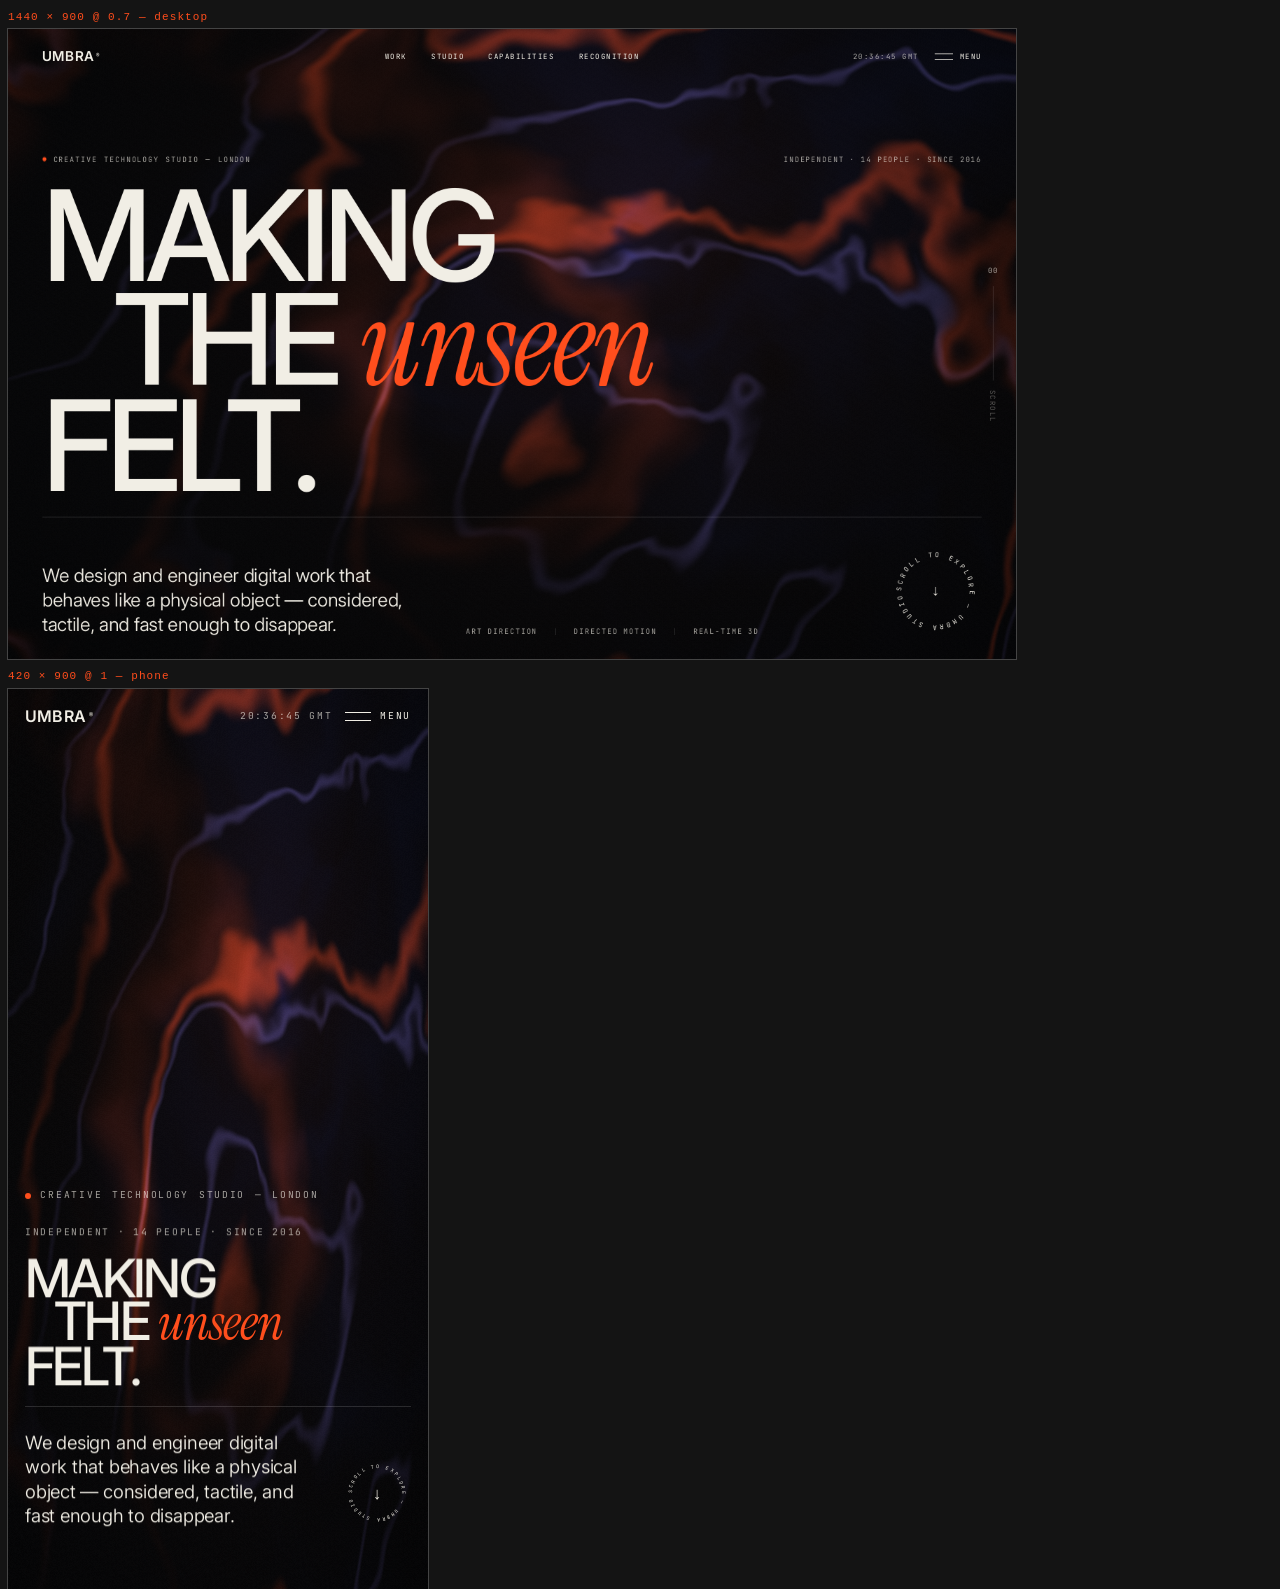
<file: _qa/desktop.html>
<!DOCTYPE html>
<html lang="en">
<head>
<meta charset="utf-8">
<title>UMBRA® — QA harness</title>
<style>
  html, body { margin: 0; background: #141414; color: #ddd; font: 11px/1.4 ui-monospace, monospace; }
  iframe { border: 0; display: block; background: #000; }
  h2 { font: 400 11px/1.4 ui-monospace, monospace; margin: 10px 8px 4px; color: #ff4d1c; letter-spacing: .1em; }
  .box { overflow: hidden; outline: 1px solid #444; margin: 0 8px; }
  /* 1440 desktop at 0.7 — real desktop media queries, readable detail */
  .box--d { width: 1008px; height: 630px; }
  .box--d iframe { width: 1440px; height: 900px; transform: scale(0.7); transform-origin: top left; }
  /* 420 phone at 1:1 */
  .box--m { width: 420px; height: 900px; }
  .box--m iframe { width: 420px; height: 900px; }
</style>
</head>
<body>
<h2>1440 × 900 @ 0.7 — desktop</h2>
<div class="box box--d"><iframe id="d" src="/" title="desktop"></iframe></div>

<h2>420 × 900 @ 1 — phone</h2>
<div class="box box--m"><iframe id="m" src="/" title="phone"></iframe></div>
</body>
</html>
</file>
<file: css/tokens.css>
/* ==========================================================================
   UMBRA® — tokens.css
   Design tokens, reset and typography. Everything downstream reads these.
   --------------------------------------------------------------------------
   Palette rationale: dark editorial base (jurors screenshot the hero first),
   a warm paper for the light sections so the page reads as printed matter,
   and exactly ONE signal accent. Everything else is neutral. Restraint is
   what separates art direction from decoration.
   ========================================================================== */

:root {
  /* --- Raw palette ------------------------------------------------------ */
  --ink: #08090a;
  --ink-raise: #101114;
  --ink-line: rgba(255, 255, 255, 0.14);
  --paper: #f1eee5;
  --paper-raise: #e7e2d6;
  --paper-line: rgba(10, 11, 12, 0.16);

  --signal: #ff4d1c;   /* vermilion — the single accent */
  --lime: #d8ff3e;
  --blue: #2f4bff;
  --lilac: #b8a6ff;
  --sand: #e8c9a0;

  --black: #000;
  --white: #fff;

  /* --- Runtime theme (JS lerps these across section boundaries) --------- */
  --bg: var(--ink);
  --fg: var(--paper);
  --fg-soft: rgba(241, 238, 229, 0.66);
  --fg-faint: rgba(241, 238, 229, 0.34);
  --line: var(--ink-line);

  /* --- Type ------------------------------------------------------------- */
  /* Fallback stacks are chosen to look intentional offline, not like a bug. */
  --font-display: 'Instrument Serif', 'Iowan Old Style', 'Palatino Linotype', Palatino,
    'Times New Roman', Times, serif;
  --font-sans: 'Inter', -apple-system, BlinkMacSystemFont, 'Segoe UI', 'Helvetica Neue',
    Helvetica, Arial, sans-serif;
  --font-mono: 'JetBrains Mono', ui-monospace, SFMono-Regular, 'SF Mono', Menlo,
    Consolas, 'Liberation Mono', monospace;

  /* Tied to viewport height as well as width so the three hero lines always
     clear the fold on a short laptop screen. */
  --fs-mega: clamp(3.2rem, min(12.6vw, 20vh), 12.5rem);
  --fs-display: clamp(2.6rem, 8.6vw, 9rem);
  --fs-h2: clamp(2rem, 5.2vw, 5rem);
  --fs-h3: clamp(1.5rem, 2.6vw, 2.6rem);
  --fs-lead: clamp(1.15rem, 1.85vw, 2.05rem);
  --fs-body: clamp(0.95rem, 1.02vw, 1.075rem);
  --fs-mono: clamp(0.6rem, 0.72vw, 0.72rem);

  --tracking-tight: -0.03em;
  --tracking-display: -0.02em;
  --tracking-wide: 0.14em;
  --tracking-mono: 0.18em;

  /* --- Space & grid ----------------------------------------------------- */
  --gutter: clamp(1.05rem, 3.4vw, 4.2rem);
  --section-y: clamp(6rem, 14vh, 13rem);
  --stack: clamp(1.25rem, 2.4vw, 2.6rem);
  --radius: 2px;

  /* --- Motion ----------------------------------------------------------- */
  --ease-out: cubic-bezier(0.16, 1, 0.3, 1);
  --ease-inout: cubic-bezier(0.76, 0, 0.24, 1);
  --ease-spring: cubic-bezier(0.34, 1.32, 0.5, 1);
  --dur-fast: 0.28s;
  --dur: 0.55s;
  --dur-slow: 0.95s;

  /* --- Layers ----------------------------------------------------------- */
  --z-cursor: 90;
  --z-header: 60;
  --z-menu: 80;
  --z-grain: 75;
  --z-ui: 70;
  --z-preloader: 100;

  color-scheme: dark;
}

/* ==========================================================================
   Reset
   ========================================================================== */

*,
*::before,
*::after { box-sizing: border-box; }

* { margin: 0; padding: 0; }

html {
  -webkit-text-size-adjust: 100%;
  scroll-behavior: smooth;
  background: var(--ink);
}

body {
  min-height: 100vh;
  background: var(--bg);
  color: var(--fg);
  font-family: var(--font-sans);
  font-size: var(--fs-body);
  line-height: 1.55;
  font-weight: 380;
  -webkit-font-smoothing: antialiased;
  -moz-osx-font-smoothing: grayscale;
  text-rendering: optimizeLegibility;
  overflow-x: clip;
  /* No transition on colour: the background and ink are interpolated every
     frame by chrome.js, and a CSS transition on top of that would lag. */
}

/* Locks the page while the preloader / menu overlay owns the screen. */
body.is-locked { overflow: hidden; }

img, svg, canvas, video { display: block; max-width: 100%; }
svg { height: auto; }

a { color: inherit; text-decoration: none; }

button {
  font: inherit;
  color: inherit;
  background: none;
  border: 0;
  cursor: pointer;
}

ul, ol { list-style: none; }

address { font-style: normal; }

::selection { background: var(--signal); color: var(--ink); }

:focus-visible {
  outline: 2px solid var(--signal);
  outline-offset: 4px;
  border-radius: 1px;
}

/* The real cursor is replaced by .cursor on precise pointers. */
@media (hover: hover) and (pointer: fine) {
  html.has-custom-cursor,
  html.has-custom-cursor * { cursor: none !important; }
}

/* ==========================================================================
   Typography primitives
   ========================================================================== */

.display,
.h2,
.h3 {
  font-family: var(--font-display);
  font-weight: 400;
  line-height: 0.92;
  letter-spacing: var(--tracking-display);
  text-wrap: balance;
}

.h2 { font-size: var(--fs-h2); line-height: 0.98; }
.h3 { font-size: var(--fs-h3); line-height: 1.06; }

.mega {
  font-family: var(--font-sans);
  font-size: var(--fs-mega);
  font-weight: 500;
  line-height: 0.82;
  letter-spacing: -0.045em;
  text-transform: uppercase;
}

.lead {
  font-size: var(--fs-lead);
  line-height: 1.32;
  letter-spacing: -0.012em;
  text-wrap: pretty;
  font-weight: 350;
}

.mono {
  font-family: var(--font-mono);
  font-size: var(--fs-mono);
  font-weight: 400;
  letter-spacing: var(--tracking-mono);
  text-transform: uppercase;
  font-feature-settings: 'tnum' 1;
}

.serif-italic {
  font-family: var(--font-display);
  font-style: italic;
  letter-spacing: 0;
}

.measure { max-width: 46ch; }
.measure-tight { max-width: 34ch; }
.soft { color: var(--fg-soft); }
.faint { color: var(--fg-faint); }
.signal { color: var(--signal); }

/* Screen-reader-only, but focusable when it needs to be. */
.sr-only {
  position: absolute;
  width: 1px; height: 1px;
  padding: 0; margin: -1px;
  overflow: hidden;
  clip-path: inset(50%);
  white-space: nowrap;
}

.skip-link {
  position: fixed;
  top: 0; left: 50%;
  transform: translate(-50%, -120%);
  z-index: 200;
  padding: 0.75rem 1.25rem;
  background: var(--signal);
  color: var(--ink);
  font-family: var(--font-mono);
  font-size: 0.72rem;
  letter-spacing: var(--tracking-mono);
  text-transform: uppercase;
  transition: transform var(--dur-fast) var(--ease-out);
}
.skip-link:focus-visible { transform: translate(-50%, 0); }

/* ==========================================================================
   Layout
   ========================================================================== */

.shell {
  width: 100%;
  max-width: 1800px;
  margin-inline: auto;
  padding-inline: var(--gutter);
}

.grid-12 {
  display: grid;
  grid-template-columns: repeat(12, minmax(0, 1fr));
  column-gap: var(--gutter);
  align-items: start;
}

@media (max-width: 860px) {
  .grid-12 { grid-template-columns: repeat(6, minmax(0, 1fr)); }
}

/* Hairline rules used as the structural motif throughout the site. */
.rule {
  height: 1px;
  background: var(--line);
  border: 0;
  width: 100%;
}
</file>
<file: css/components.css>
/* ==========================================================================
   UMBRA® — components.css
   Persistent chrome: grain, cursor, preloader, header, overlay menu,
   progress, rail, buttons, links and marquee. These sit above every section.
   ========================================================================== */

/* --------------------------------------------------------------------------
   Film grain — one fixed layer for the whole site, never re-rendered.
   -------------------------------------------------------------------------- */
.grain {
  position: fixed;
  inset: -140px;
  z-index: var(--z-grain);
  pointer-events: none;
  opacity: 0.055;
  background-image: url("data:image/svg+xml,%3Csvg xmlns='http://www.w3.org/2000/svg' width='220' height='220'%3E%3Cfilter id='n'%3E%3CfeTurbulence type='fractalNoise' baseFrequency='0.9' numOctaves='3' stitchTiles='stitch'/%3E%3C/filter%3E%3Crect width='220' height='220' filter='url(%23n)'/%3E%3C/svg%3E");
  background-size: 220px 220px;
  mix-blend-mode: overlay;
  animation: grain-drift 0.8s steps(3, end) infinite;
  will-change: transform;
}

/* --------------------------------------------------------------------------
   Custom cursor — a single dot that grows on hover, difference-blended so it
   inverts whatever it crosses. Position is written by JS as
   translate3d(x, y, 0) scale(s); the negative margins keep it centred on the
   pointer under scale. The hover label rides inside the dot and inherits its
   scale, matching the old ring treatment.
   -------------------------------------------------------------------------- */
.cursor {
  position: fixed;
  inset: 0;
  z-index: var(--z-cursor);
  pointer-events: none;
  mix-blend-mode: difference;
  opacity: 0;
  transition: opacity 0.5s var(--ease-out);
}

html.has-custom-cursor .cursor { opacity: 1; }

.cursor__dot {
  position: absolute;
  top: 0;
  left: 0;
  display: grid;
  place-items: center;
  will-change: transform;
}

/* Parked off-canvas until the pointer has genuinely moved, so nothing can
   flash in the corner before the first mousemove. */
.cursor__dot { transform: translate3d(-200px, -200px, 0); }

.cursor__dot {
  width: 8px;
  height: 8px;
  margin: -4px 0 0 -4px;
  border-radius: 50%;
  background: var(--white);
  transition: background-color 0.45s var(--ease-out);
}

.cursor__label {
  font-family: var(--font-mono);
  font-size: 0.6rem;
  letter-spacing: var(--tracking-mono);
  text-transform: uppercase;
  color: var(--ink);
  opacity: 0;
  transform: scale(0.6);
  transition: opacity 0.35s var(--ease-out), transform 0.45s var(--ease-spring);
  white-space: nowrap;
}

.cursor[data-state='view'] .cursor__dot,
.cursor[data-state='drag'] .cursor__dot {
  background: var(--white);
}

.cursor[data-state='view'] .cursor__label,
.cursor[data-state='drag'] .cursor__label {
  opacity: 1;
  transform: scale(1);
}

/* --------------------------------------------------------------------------
   Preloader — counter, status line, then the panel wipes upward.
   -------------------------------------------------------------------------- */
.preloader {
  position: fixed;
  inset: 0;
  z-index: var(--z-preloader);
  background: var(--ink);
  color: var(--paper);
  clip-path: inset(0 0 0 0);
  padding: var(--gutter);
  display: grid;
  grid-template-rows: auto 1fr auto;
  row-gap: var(--stack);
  transition: clip-path 1.05s var(--ease-inout);
}

.preloader.is-done {
  clip-path: inset(0 0 100% 0);
  pointer-events: none;
}

.preloader__top,
.preloader__foot {
  display: flex;
  justify-content: space-between;
  align-items: baseline;
  gap: 1rem;
  flex-wrap: wrap;
}

.preloader__body {
  align-self: end;
  display: flex;
  flex-direction: column;
  gap: 0.9rem;
  transition: transform 1.05s var(--ease-inout), opacity 0.7s var(--ease-out);
}

.preloader.is-done .preloader__body { transform: translateY(28%); opacity: 0; }
.preloader.is-done .preloader__top { opacity: 0; }

.preloader__count {
  font-family: var(--font-sans);
  font-size: var(--fs-mega);
  font-weight: 500;
  line-height: 0.78;
  letter-spacing: -0.05em;
  font-variant-numeric: tabular-nums;
}

.preloader__bar {
  position: relative;
  height: 1px;
  width: min(100%, 640px);
  background: rgba(241, 238, 229, 0.22);
  overflow: hidden;
}

.preloader__bar i {
  position: absolute;
  inset: 0 auto 0 0;
  width: 100%;
  background: var(--signal);
  transform: scaleX(0);
  transform-origin: left center;
}

/* --------------------------------------------------------------------------
   Scroll progress — right edge, vertical.
   -------------------------------------------------------------------------- */
/* Tucked closer to the window edge than the gutter: it reads as chrome rather
   than as content, and it keeps clear of the hero seal and card metadata. */
.progress {
  position: fixed;
  right: calc(var(--gutter) * 0.5);
  top: 50%;
  transform: translateY(-50%);
  z-index: var(--z-ui);
  display: flex;
  flex-direction: column;
  align-items: center;
  gap: 0.85rem;
  pointer-events: none;
}

.progress__num { font-variant-numeric: tabular-nums; color: var(--fg-soft); }

.progress__line {
  position: relative;
  display: block;
  width: 1px;
  height: clamp(88px, 15vh, 170px);
  background: var(--line);
}

.progress__line i {
  position: absolute;
  inset: 0;
  display: block;
  background: var(--signal);
  transform: scaleY(0);
  transform-origin: top center;
}

.progress__label {
  writing-mode: vertical-rl;
  color: var(--fg-faint);
}

@media (max-width: 1080px) {
  .progress { display: none; }
}

/* --------------------------------------------------------------------------
   Section rail — bottom-left, names the section you are reading.
   -------------------------------------------------------------------------- */
/* Chrome chip rather than bare text: the rail sits over live content at the
   bottom of the viewport, so it carries its own scrim and stays legible over
   type, artwork and hairlines alike. */
.rail {
  position: fixed;
  left: var(--gutter);
  bottom: clamp(0.9rem, 1.8vw, 1.6rem);
  z-index: var(--z-ui);
  display: flex;
  align-items: center;
  gap: 0.7rem;
  padding: 0.42rem 0.75rem 0.42rem 0.6rem;
  pointer-events: none;
  color: var(--fg-soft);
  background: color-mix(in srgb, var(--bg) 72%, transparent);
  backdrop-filter: blur(10px) saturate(1.15);
  -webkit-backdrop-filter: blur(10px) saturate(1.15);
  border: 1px solid var(--line);
  border-radius: 999px;
}

.rail::before {
  content: '';
  width: 22px;
  height: 1px;
  background: var(--signal);
}

.rail__value {
  display: inline-block;
  min-width: 13ch;
}

@media (max-width: 700px) {
  .rail { display: none; }
}

/* --------------------------------------------------------------------------
   Header
   -------------------------------------------------------------------------- */
.header {
  position: fixed;
  inset: 0 0 auto 0;
  z-index: var(--z-header);
  display: grid;
  grid-template-columns: 1fr auto 1fr;
  align-items: center;
  gap: var(--gutter);
  padding: clamp(0.95rem, 1.7vw, 1.55rem) var(--gutter);
  transition: transform 0.7s var(--ease-out), background-color 0.6s var(--ease-out),
    backdrop-filter 0.6s var(--ease-out);
}

.header.is-pinned {
  background: color-mix(in srgb, var(--bg) 72%, transparent);
  backdrop-filter: blur(14px) saturate(1.2);
  -webkit-backdrop-filter: blur(14px) saturate(1.2);
}

.header.is-hidden { transform: translateY(-118%); }

.header__logo {
  font-family: var(--font-sans);
  font-size: clamp(1rem, 1.35vw, 1.35rem);
  font-weight: 600;
  letter-spacing: 0.02em;
  text-transform: uppercase;
  display: inline-flex;
  align-items: flex-start;
  gap: 0.15em;
  justify-self: start;
}

.header__logo sup {
  font-family: var(--font-mono);
  font-size: 0.42em;
  letter-spacing: 0;
  transform: translateY(0.9em);
}

.header__nav {
  display: flex;
  gap: clamp(1rem, 2.4vw, 2.4rem);
  justify-self: center;
}

.header__meta {
  display: flex;
  align-items: center;
  gap: clamp(0.75rem, 1.6vw, 1.5rem);
  justify-self: end;
}

.header__clock { font-variant-numeric: tabular-nums; color: var(--fg-soft); }

@media (max-width: 900px) {
  .header { grid-template-columns: 1fr auto; }
  .header__nav { display: none; }
}

/* Text-swap link: label slides up, signal-coloured ghost slides in behind. */
.link-swap {
  position: relative;
  display: inline-block;
  overflow: hidden;
  vertical-align: bottom;
  padding-bottom: 0.08em;
}

.link-swap__inner {
  display: block;
  transition: transform 0.55s var(--ease-out);
}

.link-swap__ghost {
  position: absolute;
  left: 0;
  top: 100%;
  display: block;
  color: var(--signal);
  transition: transform 0.55s var(--ease-out);
}

.link-swap:hover .link-swap__inner,
.link-swap:focus-visible .link-swap__inner,
a:hover .link-swap .link-swap__inner,
a:focus-visible .link-swap .link-swap__inner,
button:hover .link-swap .link-swap__inner,
button:focus-visible .link-swap .link-swap__inner {
  transform: translateY(-100%);
}

a:hover .link-swap .link-swap__ghost,
button:hover .link-swap .link-swap__ghost {
  transform: translateY(-100%);
}

/* Inside a filled button the signal-coloured ghost would vanish against the
   signal-coloured fill — inherit the flipped text colour instead. */
.btn .link-swap__ghost { color: currentColor; }

/* --------------------------------------------------------------------------
   Buttons
   -------------------------------------------------------------------------- */
.btn {
  position: relative;
  display: inline-flex;
  align-items: center;
  gap: 0.7rem;
  padding: 0.95rem 1.5rem;
  border: 1px solid var(--line);
  border-radius: 999px;
  overflow: hidden;
  isolation: isolate;
  font-family: var(--font-mono);
  font-size: var(--fs-mono);
  letter-spacing: var(--tracking-mono);
  text-transform: uppercase;
  white-space: nowrap;
  transition: color 0.5s var(--ease-out), border-color 0.5s var(--ease-out);
  will-change: transform;
}

.btn__fill {
  position: absolute;
  inset: 0;
  z-index: -1;
  background: var(--signal);
  transform: translateY(101%);
  transition: transform 0.62s var(--ease-out);
}

.btn:hover,
.btn:focus-visible { color: var(--ink); border-color: var(--signal); }
.btn:hover .btn__fill { transform: translateY(0); }

.btn__arrow { transition: transform 0.5s var(--ease-out); }
.btn:hover .btn__arrow { transform: translate(3px, -3px); }

.btn--solid { background: var(--signal); color: var(--ink); border-color: var(--signal); }
.btn--solid .btn__fill { background: var(--fg); }

/* --------------------------------------------------------------------------
   Marquee
   -------------------------------------------------------------------------- */
.marquee {
  display: flex;
  width: 100%;
  overflow: hidden;
  user-select: none;
}

.marquee__inner {
  display: flex;
  width: 100%;
  /* --skew is written every frame from scroll velocity: no transition here. */
  transform: skewY(calc(var(--skew, 0) * 1deg));
  will-change: transform;
}

.marquee__track {
  display: flex;
  flex: none;
  align-items: center;
  animation: marquee var(--marquee-dur, 38s) linear infinite;
  will-change: transform;
}

.marquee__item {
  display: inline-flex;
  align-items: center;
  gap: 0.6em;
  padding-inline: 0.45em;
  white-space: nowrap;
}

.marquee__item::after {
  content: '';
  width: 0.28em;
  height: 0.28em;
  border-radius: 50%;
  background: var(--signal);
  flex: none;
}

.marquee--pause .marquee__track { animation-play-state: paused; }

/* --------------------------------------------------------------------------
   Small shared parts
   -------------------------------------------------------------------------- */
.eyebrow {
  display: inline-flex;
  align-items: center;
  gap: 0.6rem;
  color: var(--fg-soft);
}

.eyebrow::before {
  content: '';
  width: 6px;
  height: 6px;
  border-radius: 50%;
  background: var(--signal);
  flex: none;
}

.tag {
  display: inline-block;
  padding: 0.32rem 0.62rem;
  border: 1px solid var(--line);
  border-radius: 999px;
  color: var(--fg-soft);
  font-family: var(--font-mono);
  font-size: var(--fs-mono);
  letter-spacing: var(--tracking-mono);
  text-transform: uppercase;
}

.meta-row {
  display: flex;
  align-items: center;
  gap: clamp(0.8rem, 1.8vw, 1.6rem);
  flex-wrap: wrap;
  color: var(--fg-soft);
}

.meta-row > * + *::before {
  content: '';
  display: inline-block;
  width: 1px;
  height: 0.9em;
  margin-right: clamp(0.8rem, 1.8vw, 1.6rem);
  background: var(--line);
  vertical-align: middle;
}

/* Overlay navigation ------------------------------------------------------- */
.menu {
  position: fixed;
  inset: 0;
  z-index: var(--z-menu);
  background: var(--ink);
  color: var(--paper);
  padding: clamp(5rem, 12vh, 9rem) var(--gutter) var(--gutter);
  display: grid;
  grid-template-rows: 1fr auto;
  gap: var(--stack);
  clip-path: inset(0 0 100% 0);
  transition: clip-path 0.9s var(--ease-inout);
  visibility: hidden;
  overflow-y: auto;
}

.menu.is-open { clip-path: inset(0 0 0 0); visibility: visible; }

/* While the overlay is open the header rides above it, so the control that
   opened the menu is also the control that closes it (Esc does the same).
   The palette is pinned to the overlay's ink so the trigger stays legible
   even when the overlay is opened over a light section. */
html.is-menu-open .header {
  z-index: calc(var(--z-menu) + 5);
  --bg: #08090a;
  --fg: #f1eee5;
  --fg-soft: rgba(241, 238, 229, 0.66);
  --fg-faint: rgba(241, 238, 229, 0.34);
  --line: rgba(255, 255, 255, 0.14);
  background: transparent;
  backdrop-filter: none;
  -webkit-backdrop-filter: none;
}

.menu__list {
  display: flex;
  flex-direction: column;
  justify-content: center;
  gap: clamp(0.1rem, 0.5vh, 0.5rem);
}

.menu__link {
  font-family: var(--font-display);
  font-size: clamp(2.4rem, 9vw, 7rem);
  line-height: 1.02;
  letter-spacing: var(--tracking-display);
  display: inline-flex;
  align-items: baseline;
  gap: 0.22em;
  transition: color 0.45s var(--ease-out), transform 0.6s var(--ease-out);
}

.menu__link:hover { color: var(--signal); transform: translateX(clamp(0.5rem, 1.6vw, 1.6rem)); }

.menu__link span {
  font-family: var(--font-mono);
  font-size: 0.72rem;
  letter-spacing: var(--tracking-mono);
  color: var(--fg-faint);
}

.menu__foot {
  display: flex;
  justify-content: space-between;
  align-items: flex-end;
  gap: var(--stack);
  flex-wrap: wrap;
  padding-top: var(--stack);
  border-top: 1px solid var(--ink-line);
}

/* Menu button glyph -------------------------------------------------------- */
.menu-btn {
  display: inline-flex;
  align-items: center;
  gap: 0.6rem;
  color: inherit;
}

.menu-btn__bars {
  position: relative;
  width: 26px;
  height: 9px;
  flex: none;
}

.menu-btn__bars i {
  position: absolute;
  left: 0;
  width: 100%;
  height: 1px;
  background: currentColor;
  transition: transform 0.5s var(--ease-out), opacity 0.3s;
}

.menu-btn__bars i:first-child { top: 0; }
.menu-btn__bars i:last-child { bottom: 0; }

.menu-btn[aria-expanded='true'] .menu-btn__bars i:first-child { transform: translateY(4px) rotate(45deg); }
.menu-btn[aria-expanded='true'] .menu-btn__bars i:last-child { transform: translateY(-4px) rotate(-45deg); }
</file>
<file: css/sections.css>
/* ==========================================================================
   UMBRA® — sections.css
   The page itself. Every section is transparent: the continuous background
   colour is owned by JS and lerped between section themes, so the whole
   document reads as one surface instead of stacked blocks.
   ========================================================================== */

/* --------------------------------------------------------------------------
   Shared section furniture
   -------------------------------------------------------------------------- */
.section {
  position: relative;
  padding-block: var(--section-y);
}

.section-head {
  display: flex;
  align-items: baseline;
  justify-content: space-between;
  gap: var(--stack);
  padding-bottom: clamp(1.8rem, 4.5vw, 3.6rem);
  flex-wrap: wrap;
}

.section-head__index {
  font-family: var(--font-mono);
  font-size: var(--fs-mono);
  letter-spacing: var(--tracking-mono);
  color: var(--signal);
  padding-top: 0.35rem;
}

/* --------------------------------------------------------------------------
   01 — HERO
   -------------------------------------------------------------------------- */
.hero {
  position: relative;
  min-height: 100svh;
  display: flex;
  flex-direction: column;
  justify-content: flex-end;
  padding-block: clamp(5.5rem, 14vh, 9.5rem) clamp(1.5rem, 3.5vh, 2.5rem);
  overflow: hidden;
  isolation: isolate;
  /* Fallback atmosphere: only seen when WebGL is unavailable, so it is kept
     deliberately quiet. */
  background:
    radial-gradient(120% 90% at 78% 12%, rgba(255, 77, 28, 0.12), transparent 58%),
    radial-gradient(90% 70% at 12% 92%, rgba(47, 75, 255, 0.1), transparent 62%);
}

.hero__canvas {
  position: absolute;
  inset: 0;
  z-index: -1;
  width: 100%;
  height: 100%;
  opacity: 0;
  transition: opacity 1.4s var(--ease-out) 0.2s;
}

.hero__canvas.is-live { opacity: 1; }

.hero__shell {
  width: 100%;
  max-width: 1800px;
  margin-inline: auto;
  padding-inline: var(--gutter);
  display: flex;
  flex-direction: column;
  gap: clamp(1.1rem, min(3.4vw, 3vh), 3rem);
}

.hero__top {
  display: flex;
  justify-content: space-between;
  align-items: flex-start;
  gap: var(--stack);
  flex-wrap: wrap;
}

.hero__title {
  font-family: var(--font-sans);
  font-size: var(--fs-mega);
  font-weight: 500;
  line-height: 0.8;
  letter-spacing: -0.05em;
  text-transform: uppercase;
  margin-block: auto;
}

/* Each line is its own mask so the reveal is a wipe, not a fade. */
.hero__line {
  display: block;
  overflow: hidden;
  padding-bottom: 0.02em;
}

.hero__line--indent { padding-left: clamp(0.75rem, 7vw, 9rem); }

.hero__word { display: inline-block; }

.hero__accent {
  font-family: var(--font-display);
  font-style: italic;
  font-weight: 400;
  text-transform: none;
  letter-spacing: -0.02em;
  color: var(--signal);
  font-size: 0.96em;
}

.hero__foot {
  display: grid;
  grid-template-columns: minmax(0, 1fr) minmax(0, 1fr) auto;
  gap: var(--stack);
  align-items: end;
  padding-top: clamp(1.4rem, 3vw, 2.4rem);
  border-top: 1px solid var(--line);
}

.hero__cue {
  display: inline-flex;
  align-items: center;
  gap: 0.6rem;
  color: var(--fg-soft);
}

.hero__cue-line {
  position: relative;
  display: block;
  width: 1px;
  height: 46px;
  background: var(--line);
  overflow: hidden;
}

.hero__cue-line::after {
  content: '';
  position: absolute;
  inset: 0;
  background: var(--signal);
  animation: cue 2.4s var(--ease-inout) infinite;
}

/* Rotating seal — pure SVG textPath, zero JS, zero images. */
.badge {
  position: relative;
  width: clamp(86px, 10vw, 132px);
  aspect-ratio: 1;
  flex: none;
  color: var(--fg);
}

.badge__ring { width: 100%; height: 100%; animation: spin 22s linear infinite; }
.badge__ring text { fill: currentColor; font-family: var(--font-mono); font-size: 8.6px; letter-spacing: 0.36em; text-transform: uppercase; }
.badge__core {
  position: absolute;
  inset: 0;
  display: grid;
  place-items: center;
  font-family: var(--font-display);
  font-style: italic;
  font-size: clamp(1.05rem, 1.5vw, 1.5rem);
}

@media (max-width: 900px) {
  .hero__foot { grid-template-columns: 1fr auto; }
  .hero__foot > .hero__meta { grid-column: 1 / -1; order: 3; }
}

/* On a phone the seal would squeeze the lede into a ragged column, so it
   shrinks rather than forcing a reflow of the paragraph. */
@media (max-width: 700px) {
  .badge { width: 68px; }
  .hero__foot { gap: 1rem 1.4rem; }
}

/* --------------------------------------------------------------------------
   02 — MANIFESTO
   -------------------------------------------------------------------------- */
.manifesto__lead {
  grid-column: 5 / -1;
  font-family: var(--font-display);
  font-size: clamp(1.7rem, 3.9vw, 3.9rem);
  line-height: 1.08;
  letter-spacing: -0.015em;
  text-wrap: pretty;
}

.manifesto__aside { grid-column: 1 / 5; display: flex; flex-direction: column; gap: var(--stack); }

.manifesto__facts {
  display: grid;
  grid-template-columns: repeat(3, minmax(0, 1fr));
  gap: var(--gutter);
  row-gap: var(--stack);
  margin-top: clamp(2.6rem, 7vw, 6rem);
  padding-top: clamp(1.6rem, 3vw, 2.6rem);
  border-top: 1px solid var(--line);
}

.fact { display: flex; flex-direction: column; gap: 0.55rem; }
.fact__num {
  font-family: var(--font-display);
  font-size: clamp(2.2rem, 4.4vw, 4rem);
  line-height: 0.9;
  letter-spacing: -0.02em;
}

@media (max-width: 900px) {
  .manifesto__lead,
  .manifesto__aside { grid-column: 1 / -1; }
  .manifesto__aside { order: 2; }
  .manifesto__facts { grid-template-columns: repeat(2, minmax(0, 1fr)); }
}

/* --------------------------------------------------------------------------
   03 — WORK (pinned horizontal gallery)
   The section's height is set by JS from the measured track width, so native
   scroll drives translateX. No scroll hijacking, no virtual scroller.
   -------------------------------------------------------------------------- */
.work { padding-bottom: 0; }

.work__viewport {
  position: sticky;
  top: 0;
  height: 100svh;
  display: flex;
  align-items: center;
  overflow: hidden;
}

.work__track {
  display: flex;
  align-items: center;
  gap: clamp(1.4rem, 4vw, 5rem);
  padding-inline: var(--gutter);
  will-change: transform;
}

/* Mixed card widths and heights, centre-aligned: the uneven rhythm is the
   point. Sizes are tuned so the tallest card still leaves the pinned
   viewport breathing rather than cropping. */
.project {
  flex: none;
  width: clamp(19rem, 46vw, 36rem);
  display: flex;
  flex-direction: column;
  gap: clamp(0.9rem, 1.6vw, 1.5rem);
}

.project--wide { width: clamp(24rem, 64vw, 58rem); }
.project--tall { width: clamp(17rem, 30vw, 25rem); }

.project__media {
  position: relative;
  aspect-ratio: 4 / 3;
  overflow: hidden;
  background: var(--ink-raise);
  border: 1px solid var(--ink-line);
  isolation: isolate;
}

.project--wide .project__media { aspect-ratio: 16 / 11; }
.project--tall .project__media { aspect-ratio: 3 / 4; }

/* --px carries the per-card scroll parallax (written by gallery.js), so the
   hover zoom and the parallax can share one transform. */
.project__art {
  width: 100%;
  height: 100%;
  transform: translate3d(var(--px, 0%), 0, 0) scale(1.02);
  transition: transform 1.1s var(--ease-out);
}

.project__media::after {
  content: '';
  position: absolute;
  inset: 0;
  background: linear-gradient(180deg, transparent 55%, rgba(0, 0, 0, 0.45));
  opacity: 0;
  transition: opacity 0.7s var(--ease-out);
}

.project:hover .project__art { transform: translate3d(var(--px, 0%), 0, 0) scale(1.07); }
.project:hover .project__media::after { opacity: 1; }

.project__year {
  position: absolute;
  top: 0.85rem;
  left: 0.9rem;
  z-index: 2;
  color: var(--paper);
  mix-blend-mode: difference;
}

.project__meta {
  display: flex;
  justify-content: space-between;
  align-items: baseline;
  gap: 1rem;
  border-top: 1px solid var(--line);
  padding-top: 0.85rem;
}

.project__title {
  font-family: var(--font-display);
  font-size: clamp(1.35rem, 2.4vw, 2.3rem);
  line-height: 1;
  letter-spacing: -0.015em;
}

.project__discipline { color: var(--fg-soft); text-align: right; }

/* Lives in the section head rather than floating over the rail: the cards are
   tall enough to sit under it, and a hint that overlaps card metadata is a
   defect, not a flourish. */
.work__hint {
  color: var(--fg-faint);
  display: inline-flex;
  align-items: center;
  gap: 0.6rem;
}

@media (max-width: 720px) {
  /* Horizontal pinning is a poor touch experience — fall back to a swipe rail. */
  .work__viewport {
    position: relative;
    height: auto;
    padding-block: clamp(1rem, 4vw, 2rem);
    overflow-x: auto;
    overflow-y: hidden;
    scroll-snap-type: x mandatory;
    -webkit-overflow-scrolling: touch;
  }
  .work__viewport > .work__track { transform: none !important; scroll-snap-align: start; }
  .project, .project--wide, .project--tall { width: min(78vw, 30rem); scroll-snap-align: center; }
  /* The peeking next card is the affordance; the bar itself stays a hairline. */
  .work__viewport { scrollbar-width: thin; scrollbar-color: var(--fg-faint) transparent; }
  .work__viewport::-webkit-scrollbar { height: 3px; }
  .work__viewport::-webkit-scrollbar-thumb { background: var(--fg-faint); }
  .work__viewport::-webkit-scrollbar-track { background: transparent; }
  .work__hint { display: none; }
}

/* --------------------------------------------------------------------------
   04 — CAPABILITIES
   -------------------------------------------------------------------------- */
.capabilities { position: relative; }

.cap {
  border-top: 1px solid var(--line);
  position: relative;
}

.cap:last-of-type { border-bottom: 1px solid var(--line); }

.cap__row {
  display: grid;
  grid-template-columns: auto minmax(0, 1fr) auto;
  align-items: center;
  gap: clamp(1rem, 3vw, 2.6rem);
  padding-block: clamp(1.05rem, 2.4vw, 1.9rem);
}

.cap__num { color: var(--fg-faint); }

.cap__title {
  font-family: var(--font-display);
  font-size: clamp(1.6rem, 4.2vw, 3.4rem);
  line-height: 1;
  letter-spacing: -0.02em;
  transition: transform 0.7s var(--ease-out), color 0.5s var(--ease-out);
}

.cap__tags { display: flex; gap: 0.4rem; flex-wrap: wrap; justify-content: flex-end; }

.cap__detail {
  display: grid;
  grid-template-rows: 0fr;
  transition: grid-template-rows 0.66s var(--ease-out);
}

.cap__detail > div { overflow: hidden; }

.cap__detail p {
  padding: 0 0 clamp(1.1rem, 2.4vw, 1.9rem) 0;
  max-width: 62ch;
  color: var(--fg-soft);
}

.cap:hover .cap__detail,
.cap:focus-within .cap__detail { grid-template-rows: 1fr; }

.cap:hover .cap__title { transform: translateX(clamp(0.4rem, 1.2vw, 1.2rem)); color: var(--signal); }

/* Preview card that chases the pointer over the list. */
.cap__preview {
  position: absolute;
  top: 0;
  left: 0;
  z-index: 3;
  width: clamp(11rem, 18vw, 17rem);
  aspect-ratio: 4 / 3;
  pointer-events: none;
  opacity: 0;
  transform: translate3d(0, 0, 0) scale(0.9);
  transition: opacity 0.45s var(--ease-out);
  will-change: transform;
  overflow: hidden;
  border: 1px solid var(--line);
  display: grid;
  place-items: center;
  font-family: var(--font-mono);
  font-size: var(--fs-mono);
  letter-spacing: var(--tracking-mono);
  text-transform: uppercase;
  color: #fff;
  mix-blend-mode: normal;
}

.capabilities.is-peeking .cap__preview { opacity: 1; }

@media (hover: none) {
  .cap__preview { display: none; }
  .cap__detail { grid-template-rows: 1fr; }
}

@media (max-width: 760px) {
  .cap__row { grid-template-columns: auto minmax(0, 1fr); }
  .cap__tags { grid-column: 2; justify-content: flex-start; }
  .cap__detail { grid-template-rows: 1fr; }
}

/* --------------------------------------------------------------------------
   05 — PROCESS
   -------------------------------------------------------------------------- */
.process__grid { align-items: start; }

.process__aside {
  grid-column: 1 / 5;
  position: sticky;
  top: clamp(6rem, 14vh, 9rem);
  display: flex;
  flex-direction: column;
  gap: var(--stack);
}

.process__steps { grid-column: 5 / -1; display: flex; flex-direction: column; }

.step {
  border-top: 1px solid var(--line);
  padding-block: clamp(1.6rem, 4vw, 3.2rem);
  display: grid;
  grid-template-columns: auto minmax(0, 1fr);
  gap: clamp(1rem, 3vw, 2.4rem);
}

.step:last-child { border-bottom: 1px solid var(--line); }

.step__num {
  font-family: var(--font-mono);
  font-size: var(--fs-mono);
  letter-spacing: var(--tracking-mono);
  color: var(--signal);
  padding-top: 0.6rem;
}

.step__body { display: flex; flex-direction: column; gap: 0.85rem; }
.step__body p { color: var(--fg-soft); max-width: 54ch; }

.process__meter {
  position: relative;
  height: 1px;
  background: var(--line);
  margin-top: clamp(1.4rem, 3vw, 2.4rem);
  overflow: hidden;
}

.process__meter i {
  position: absolute;
  inset: 0;
  background: var(--signal);
  transform: scaleX(0);
  transform-origin: left center;
}

@media (max-width: 900px) {
  .process__aside,
  .process__steps { grid-column: 1 / -1; }
  .process__aside { position: static; }
}

/* --------------------------------------------------------------------------
   06 — RECOGNITION
   -------------------------------------------------------------------------- */
.recognition__marquee {
  padding-block: clamp(1.2rem, 3vw, 2.2rem);
  border-block: 1px solid var(--line);
  margin-bottom: clamp(2.4rem, 6vw, 5rem);
}

.recognition__marquee .marquee__item {
  font-family: var(--font-display);
  font-size: clamp(1.8rem, 5vw, 4.6rem);
  line-height: 1;
  letter-spacing: -0.02em;
}

.recognition__marquee .marquee__item--alt { font-family: var(--font-sans); font-weight: 500; text-transform: uppercase; font-size: clamp(1.2rem, 3vw, 2.6rem); letter-spacing: -0.03em; }
.recognition__marquee .marquee__item--alt::after { display: none; }

.award {
  display: grid;
  grid-template-columns: auto minmax(0, 1fr) auto;
  gap: clamp(1rem, 3vw, 2.4rem);
  align-items: baseline;
  padding-block: clamp(0.9rem, 2vw, 1.5rem);
  border-top: 1px solid var(--line);
}

.award:last-child { border-bottom: 1px solid var(--line); }
.award__year { color: var(--fg-faint); }
.award__name { font-size: clamp(1rem, 1.6vw, 1.35rem); letter-spacing: -0.01em; }
.award__result { color: var(--fg-soft); text-align: right; }

.award:hover .award__name { color: var(--signal); }

/* --------------------------------------------------------------------------
   07 — FOOTER / CONTACT
   -------------------------------------------------------------------------- */
.footer {
  padding-block: var(--section-y) clamp(1.4rem, 3vw, 2.4rem);
  position: relative;
  overflow: hidden;
}

.footer__cta {
  font-family: var(--font-sans);
  font-size: clamp(2.6rem, 11.5vw, 12rem);
  font-weight: 500;
  line-height: 0.84;
  letter-spacing: -0.05em;
  text-transform: uppercase;
  display: flex;
  flex-direction: column;
}

.footer__cta-line { display: block; overflow: hidden; }

.footer__cta-line--shift { padding-left: clamp(1.5rem, 18vw, 22rem); }

.footer__email {
  display: inline-block;
  font-family: var(--font-display);
  font-size: clamp(1.4rem, 4.2vw, 3.4rem);
  line-height: 1.1;
  position: relative;
  padding-bottom: 0.06em;
}

.footer__email::after {
  content: '';
  position: absolute;
  left: 0;
  bottom: 0;
  width: 100%;
  height: 1px;
  background: currentColor;
  transform: scaleX(0);
  transform-origin: left center;
  transition: transform 0.7s var(--ease-out);
}

.footer__email:hover::after { transform: scaleX(1); }

.footer__grid {
  display: grid;
  grid-template-columns: repeat(4, minmax(0, 1fr));
  gap: var(--gutter);
  row-gap: var(--stack);
  margin-top: clamp(3rem, 8vw, 7rem);
  padding-top: clamp(1.8rem, 4vw, 3rem);
  border-top: 1px solid var(--line);
}

.footer__col { display: flex; flex-direction: column; gap: 0.7rem; }
.footer__col h3 { font-size: var(--fs-mono); font-family: var(--font-mono); letter-spacing: var(--tracking-mono); text-transform: uppercase; color: var(--fg-faint); font-weight: 400; }
.footer__col a { color: var(--fg-soft); transition: color 0.3s var(--ease-out); width: fit-content; }
.footer__col a:hover { color: var(--signal); }

.footer__bar {
  display: flex;
  justify-content: space-between;
  align-items: center;
  gap: var(--stack);
  flex-wrap: wrap;
  margin-top: clamp(2.4rem, 6vw, 5rem);
  padding-top: clamp(1rem, 2vw, 1.6rem);
  border-top: 1px solid var(--line);
  color: var(--fg-faint);
}

.footer__to-top {
  display: inline-flex;
  align-items: center;
  gap: 0.6rem;
  color: var(--fg-soft);
  transition: color 0.35s var(--ease-out);
}

.footer__to-top:hover { color: var(--signal); }
.footer__to-top svg { transition: transform 0.5s var(--ease-out); }
.footer__to-top:hover svg { transform: translateY(-4px); }

@media (max-width: 900px) {
  .footer__grid { grid-template-columns: repeat(2, minmax(0, 1fr)); }
  .footer__cta-line--shift { padding-left: 0; }
}
</file>
<file: css/motion.css>
/* ==========================================================================
   UMBRA® — motion.css
   Reveal primitives + keyframes.

   Contract: hidden states are only ever applied under `html.js`. If JS fails
   to load, the CSS falls back to fully visible content — the page degrades to
   a readable, static document instead of a blank screen.
   ========================================================================== */

/* --------------------------------------------------------------------------
   Opacity / translate reveals
   -------------------------------------------------------------------------- */
html.js [data-reveal] {
  opacity: 0;
  transform: translate3d(0, clamp(14px, 2.2vh, 30px), 0);
  transition: opacity 0.9s var(--ease-out) var(--d, 0ms),
    transform 1.05s var(--ease-out) var(--d, 0ms);
  will-change: transform, opacity;
}

html.js [data-reveal].is-in {
  opacity: 1;
  transform: none;
}

/* Blurred-to-sharp variant for artwork and media. */
html.js [data-reveal='soft'] {
  filter: blur(12px);
  opacity: 0;
}
html.js [data-reveal='soft'].is-in { filter: blur(0); opacity: 1; }

/* --------------------------------------------------------------------------
   Line masks — the headline reveal
   -------------------------------------------------------------------------- */
html.js .mask-line {
  display: block;
  overflow: hidden;
  padding-bottom: 0.02em;
}

html.js .mask-line > span {
  display: block;
  transform: translate3d(0, 108%, 0);
  transition: transform 1.05s var(--ease-out) var(--d, 0ms);
  will-change: transform;
}

html.js .mask-line.is-in > span { transform: none; }

/* --------------------------------------------------------------------------
   Character reveals (split-text)
   -------------------------------------------------------------------------- */
/* The container is its own mask, so chars travel up from below the line. */
html.js .split-chars {
  overflow: hidden;
  padding-bottom: 0.18em;
}

html.js .split-chars .char {
  display: inline-block;
  transform: translate3d(0, 110%, 0) rotate(3deg);
  transform-origin: 0% 100%;
  transition: transform 0.9s var(--ease-out);
  transition-delay: calc(var(--i, 0) * var(--stagger, 26ms) + var(--d, 0ms));
  will-change: transform;
}

html.js .split-chars.is-in .char { transform: none; }

html.js .split-words .word {
  display: inline-block;
  transform: translate3d(0, 0.5em, 0);
  opacity: 0;
  transition: opacity 0.7s var(--ease-out), transform 0.9s var(--ease-out);
  transition-delay: calc(var(--i, 0) * var(--stagger, 22ms) + var(--d, 0ms));
}

html.js .split-words.is-in .word { opacity: 1; transform: none; }

/* --------------------------------------------------------------------------
   Clip-path wipes
   -------------------------------------------------------------------------- */
html.js [data-clip] {
  clip-path: inset(0 0 100% 0);
  transition: clip-path 1.05s var(--ease-inout) var(--d, 0ms);
}

html.js [data-clip].is-in { clip-path: inset(0 0 0 0); }

html.js [data-wipe] {
  transform: scaleX(0);
  transform-origin: left center;
  transition: transform 1.1s var(--ease-out) var(--d, 0ms);
}

html.js [data-wipe].is-in { transform: scaleX(1); }

/* --------------------------------------------------------------------------
   Keyframes
   -------------------------------------------------------------------------- */
@keyframes grain-drift {
  0%   { transform: translate3d(0, 0, 0); }
  33%  { transform: translate3d(-6%, 4%, 0); }
  66%  { transform: translate3d(4%, -7%, 0); }
  100% { transform: translate3d(0, 0, 0); }
}

@keyframes spin {
  from { transform: rotate(0deg); }
  to   { transform: rotate(360deg); }
}

@keyframes cue {
  0%   { transform: translateY(-100%); }
  55%  { transform: translateY(0); }
  100% { transform: translateY(100%); }
}

@keyframes marquee {
  from { transform: translate3d(0, 0, 0); }
  to   { transform: translate3d(-50%, 0, 0); }
}

@keyframes float-soft {
  0%, 100% { transform: translate3d(0, 0, 0); }
  50%      { transform: translate3d(0, -10px, 0); }
}

/* --------------------------------------------------------------------------
   Reduced motion
   The brief is "reduce", not "remove": everything that conveys state still
   changes, it just stops travelling. Nothing becomes invisible.
   -------------------------------------------------------------------------- */
@media (prefers-reduced-motion: reduce) {
  html { scroll-behavior: auto; }

  *,
  *::before,
  *::after {
    animation-duration: 0.01ms !important;
    animation-iteration-count: 1 !important;
    transition-duration: 0.16s !important;
    transition-delay: 0ms !important;
  }

  .grain { animation: none; }
  .badge__ring { animation: none; }
  .hero__cue-line::after { animation: none; transform: none; }
  .marquee__track { animation: none; }
  .marquee__inner { transform: none !important; }
  .cursor { display: none; }

  html.js [data-reveal],
  html.js [data-reveal='soft'] {
    opacity: 1;
    transform: none;
    filter: none;
  }

  html.js .mask-line > span,
  html.js .split-chars .char,
  html.js .split-words .word {
    transform: none;
    opacity: 1;
  }

  html.js [data-clip] { clip-path: none; }
  html.js [data-wipe] { transform: none; }

  /* The pinned gallery unpins and becomes a normal swipe rail. */
  .work__viewport {
    position: relative !important;
    height: auto !important;
    overflow-x: auto;
    padding-block: 2rem;
  }
  .work__viewport > .work__track { transform: none !important; }
  .work { height: auto !important; }
  .work__hint { display: none; }
}
</file>
